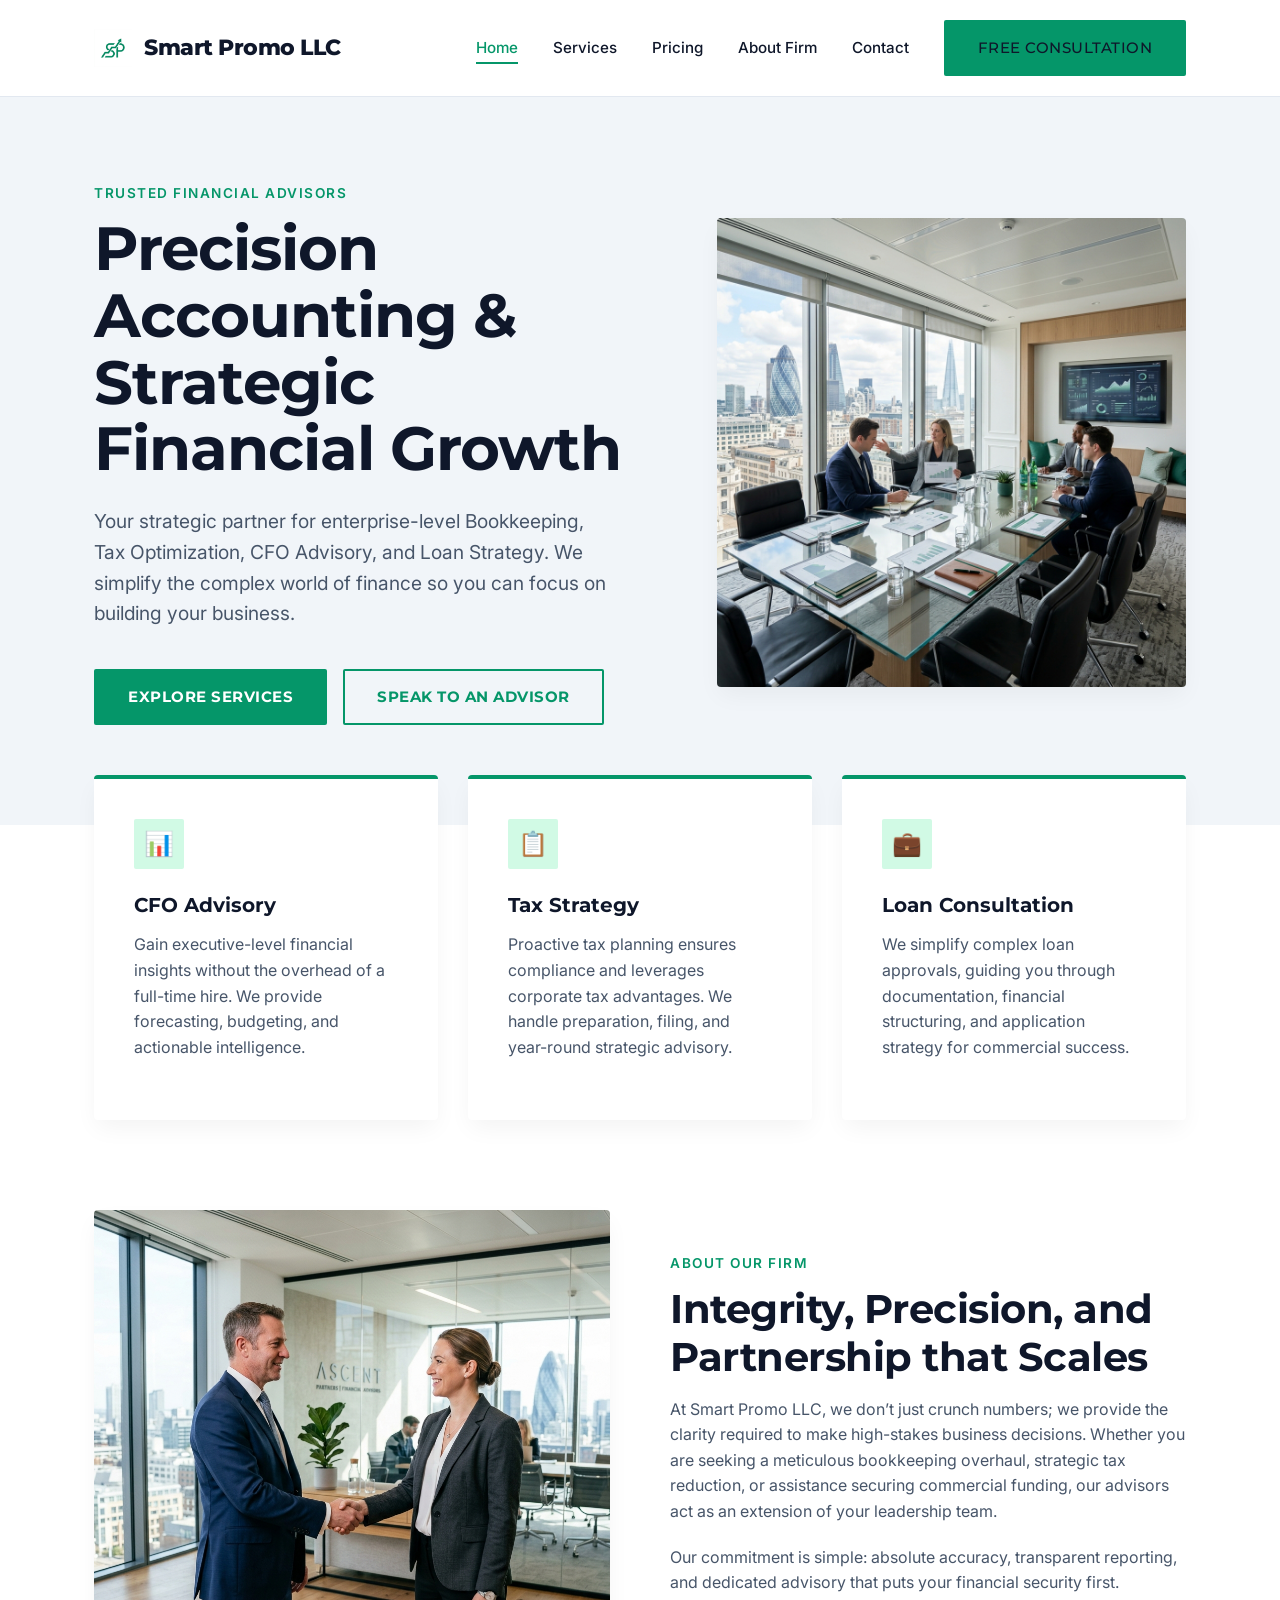
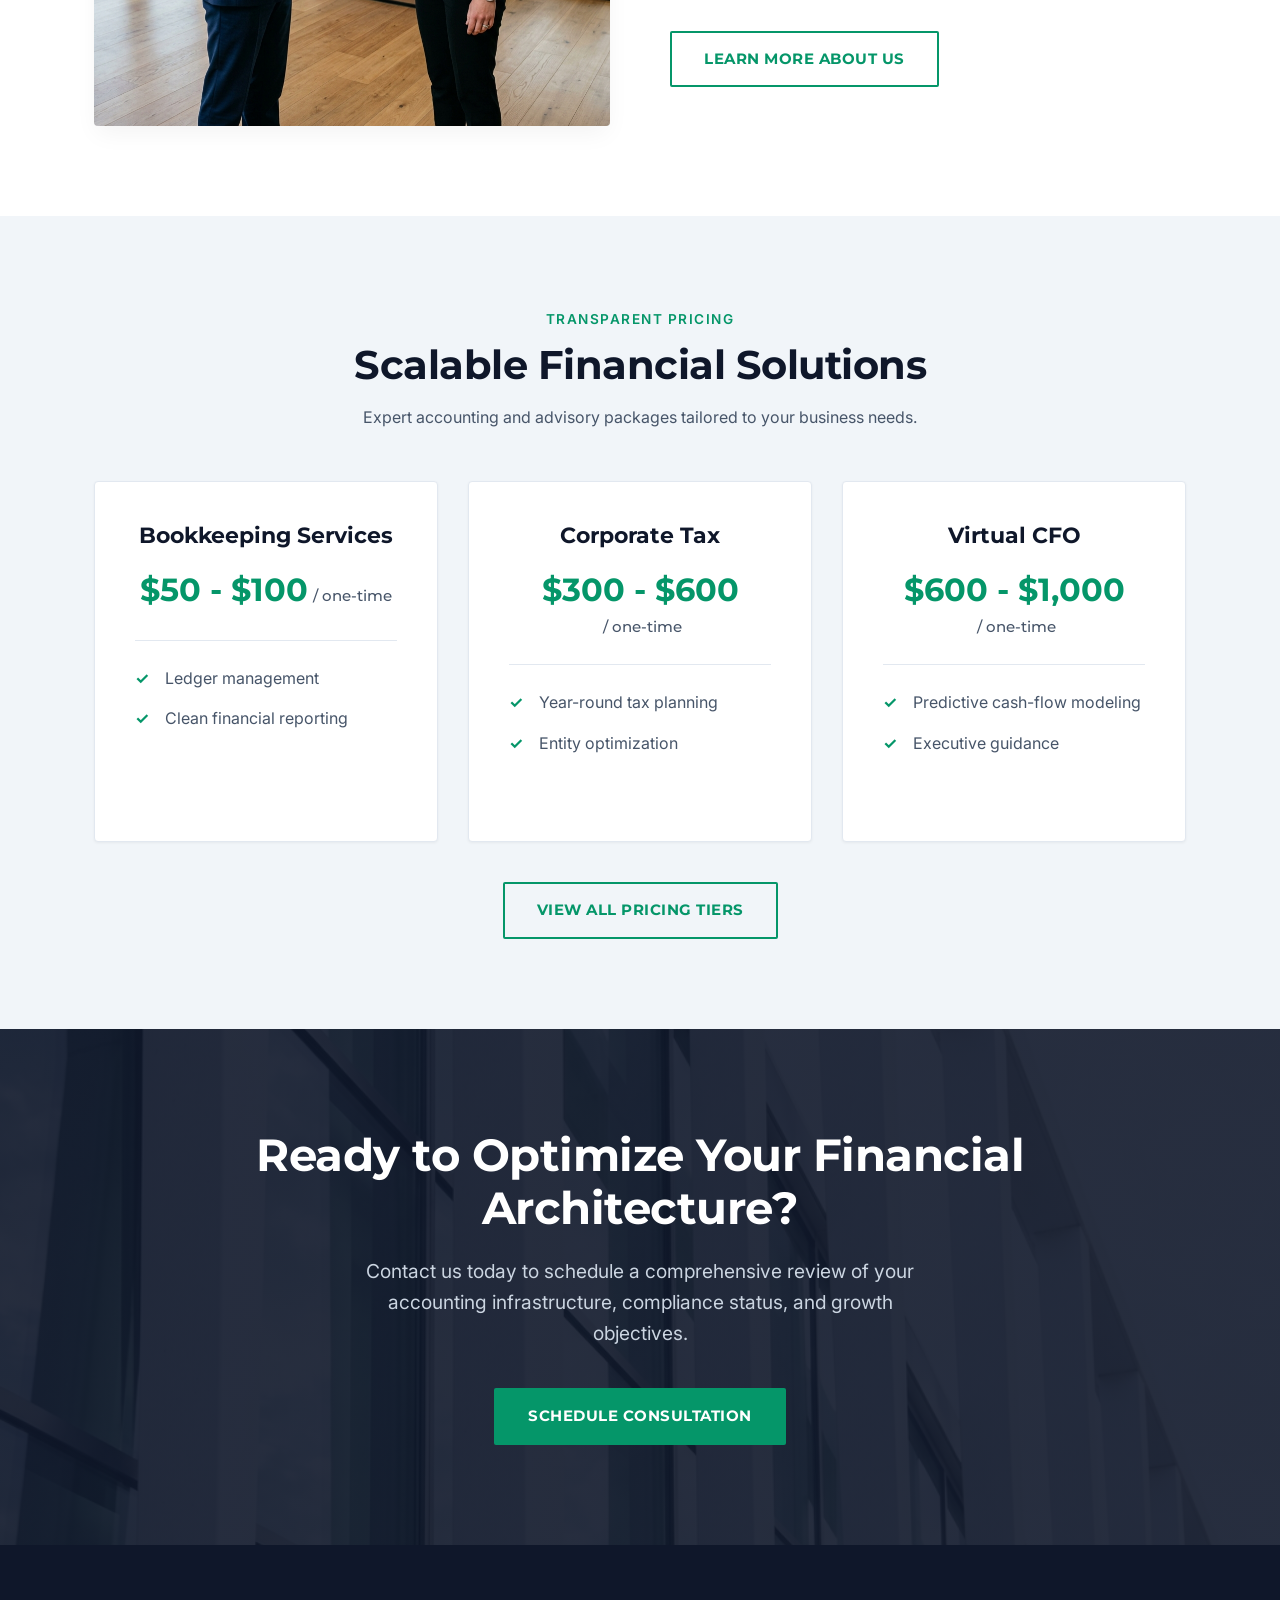
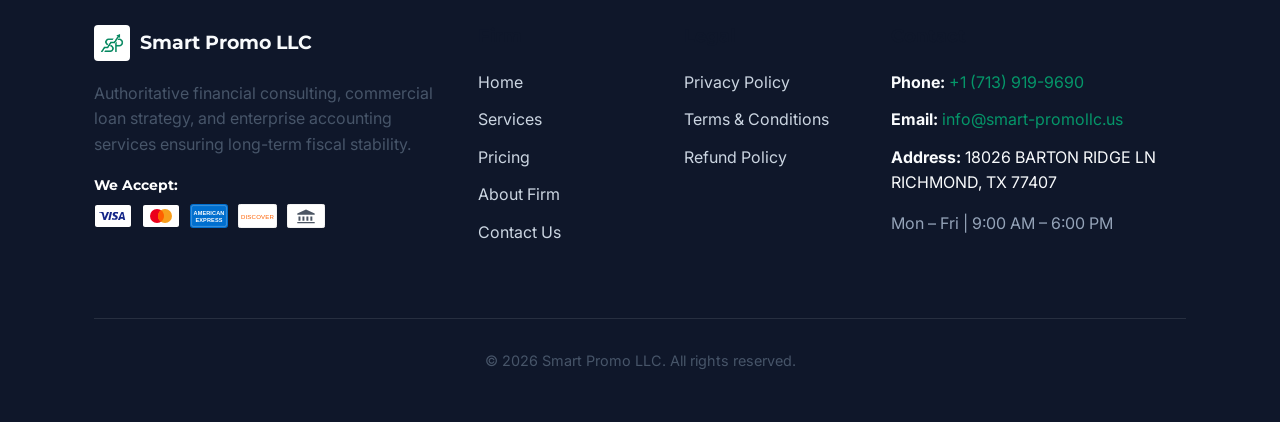
<file: index.html>
<!DOCTYPE html>
<html lang="en">
<head>
  <meta charset="UTF-8">
  <meta name="viewport" content="width=device-width, initial-scale=1.0">
  <title>Smart Promo LLC — Expert Financial Consulting & Tax Services</title>
  <meta name="description" content="Professional Bookkeeping, Virtual CFO, Tax Advisory, and Loan Consultation services by Smart Promo LLC.">
  <link rel="stylesheet" href="style.css">
  <link rel="icon" href="logo.png" type="image/png">
</head>
<body>

  <!-- Header -->
  <header class="header">
    <div class="container nav-container">
      <a href="index.html" class="logo-wrapper">
        <img src="logo.png" alt="Smart Promo LLC Icon" class="logo-icon">
        <span class="logo-text">Smart Promo LLC</span>
      </a>
      
      <button class="mobile-menu-btn">☰</button>
      
      <nav class="nav-links">
        <a href="index.html">Home</a>
        <a href="services.html">Services</a>
        <a href="pricing.html">Pricing</a>
        <a href="about.html">About Firm</a>
        <a href="contact.html">Contact</a>
        <a href="contact.html" class="btn btn-primary">Free Consultation</a>
      </nav>
    </div>
  </header>

  <!-- Hero Section -->
  <section class="hero">
    <div class="container hero-grid">
      <div class="hero-content reveal">
        <span class="section-tag">Trusted Financial Advisors</span>
        <h1>Precision Accounting & Strategic Financial Growth</h1>
        <p>Your strategic partner for enterprise-level Bookkeeping, Tax Optimization, CFO Advisory, and Loan Strategy. We simplify the complex world of finance so you can focus on building your business.</p>
        <div class="hero-buttons">
          <a href="services.html" class="btn btn-primary">Explore Services</a>
          <a href="contact.html" class="btn btn-outline">Speak to an Advisor</a>
        </div>
      </div>
      <div class="hero-image reveal">
        <img src="images/hero.png" alt="Corporate Boardroom Smart Promo LLC">
      </div>
    </div>
  </section>

  <!-- Feature Grid -->
  <section>
    <div class="container">
      <div class="feature-grid">
        <div class="feature-card reveal">
          <div class="feature-icon">📊</div>
          <h3>CFO Advisory</h3>
          <p>Gain executive-level financial insights without the overhead of a full-time hire. We provide forecasting, budgeting, and actionable intelligence.</p>
        </div>
        <div class="feature-card reveal" style="transition-delay: 0.1s;">
          <div class="feature-icon">📋</div>
          <h3>Tax Strategy</h3>
          <p>Proactive tax planning ensures compliance and leverages corporate tax advantages. We handle preparation, filing, and year-round strategic advisory.</p>
        </div>
        <div class="feature-card reveal" style="transition-delay: 0.2s;">
          <div class="feature-icon">💼</div>
          <h3>Loan Consultation</h3>
          <p>We simplify complex loan approvals, guiding you through documentation, financial structuring, and application strategy for commercial success.</p>
        </div>
      </div>
    </div>
  </section>

  <!-- About Preview -->
  <section class="section-padding bg-primary">
    <div class="container split-layout">
      <div class="image-wrapper reveal">
        <img src="images/about.png" alt="Financial professionals shaking hands" style="border-radius: 4px; box-shadow: var(--shadow-lg);">
      </div>
      <div class="content reveal">
        <span class="section-tag">About Our Firm</span>
        <h2>Integrity, Precision, and Partnership that Scales</h2>
        <p>At Smart Promo LLC, we don’t just crunch numbers; we provide the clarity required to make high-stakes business decisions. Whether you are seeking a meticulous bookkeeping overhaul, strategic tax reduction, or assistance securing commercial funding, our advisors act as an extension of your leadership team.</p>
        <p>Our commitment is simple: absolute accuracy, transparent reporting, and dedicated advisory that puts your financial security first.</p>
        
        
        <a href="about.html" class="btn btn-outline" style="margin-top: 15px;">Learn More About Us</a>
      </div>
    </div>
  </section>

  <!-- Condensed Pricing -->
  <section class="section-padding bg-tertiary">
    <div class="container">
      <div class="section-header reveal">
        <span class="section-tag">Transparent Pricing</span>
        <h2>Scalable Financial Solutions</h2>
        <p>Expert accounting and advisory packages tailored to your business needs.</p>
      </div>
      <div class="pricing-grid">
        <div class="pricing-card reveal">
          <div class="pricing-header">
            <h3>Bookkeeping Services</h3>
            <div class="pricing-price">$50 - $100<span> / one-time</span></div>
          </div>
          <ul class="pricing-features">
            <li>Ledger management</li>
            <li>Clean financial reporting</li>
          </ul>
        </div>
        <div class="pricing-card reveal" style="transition-delay: 0.1s;">
          <div class="pricing-header">
            <h3>Corporate Tax</h3>
            <div class="pricing-price">$300 - $600<span> / one-time</span></div>
          </div>
          <ul class="pricing-features">
            <li>Year-round tax planning</li>
            <li>Entity optimization</li>
          </ul>
        </div>
        <div class="pricing-card reveal" style="transition-delay: 0.2s;">
          <div class="pricing-header">
            <h3>Virtual CFO</h3>
            <div class="pricing-price">$600 - $1,000<span> / one-time</span></div>
          </div>
          <ul class="pricing-features">
            <li>Predictive cash-flow modeling</li>
            <li>Executive guidance</li>
          </ul>
        </div>
      </div>
      <div style="text-align: center; margin-top: 40px;" class="reveal">
        <a href="pricing.html" class="btn btn-outline">View All Pricing Tiers</a>
      </div>
    </div>
  </section>

  <!-- CTA -->
  <section class="cta-block">
    <div class="container reveal">
      <h2 style="color: white;">Ready to Optimize Your Financial Architecture?</h2>
      <p style="color: #cbd5e1;">Contact us today to schedule a comprehensive review of your accounting infrastructure, compliance status, and growth objectives.</p>
      <a href="contact.html" class="btn btn-primary">Schedule Consultation</a>
    </div>
  </section>

  <!-- Footer -->
  <footer class="footer">
    <div class="container">
      <div class="footer-grid">
        <div class="footer-col">
          <div class="footer-logo">
            <img src="logo.png" alt="Smart Promo LLC Logo">
            <span>Smart Promo LLC</span>
          </div>
          <p>Authoritative financial consulting, commercial loan strategy, and enterprise accounting services ensuring long-term fiscal stability.</p>
          <div class="payment-methods" style="margin-top: 20px;">
            <h4 style="margin-bottom: 10px; font-size: 14px; color: white;">We Accept:</h4>
            <div class="payment-icons" style="display: flex; gap: 10px; flex-wrap: wrap;">
              <img src="images/visa.svg" alt="Visa" class="payment-icon" title="Visa" style="height: 24px;" />
              <img src="images/mastercard.svg" alt="Mastercard" class="payment-icon" title="Mastercard" style="height: 24px;" />
              <img src="images/amex.svg" alt="American Express" class="payment-icon" title="American Express" style="height: 24px;" />
              <img src="images/discover.svg" alt="Discover" class="payment-icon" title="Discover" style="height: 24px;" />
              <img src="images/bank-transfer.svg" alt="Bank Transfer" class="payment-icon" title="Bank Transfer" style="height: 24px;" />
            </div>
          </div>
        </div>
        
        <div class="footer-col">
          <h4>Firm</h4>
          <ul class="footer-links">
            <li><a href="index.html">Home</a></li>
            <li><a href="services.html">Services</a></li>
            <li><a href="pricing.html">Pricing</a></li>
            <li><a href="about.html">About Firm</a></li>
            <li><a href="contact.html">Contact Us</a></li>
          </ul>
        </div>
        
        <div class="footer-col">
          <h4>Legal</h4>
          <ul class="footer-links">
            <li><a href="privacy-policy.html">Privacy Policy</a></li>
            <li><a href="terms-and-conditions.html">Terms & Conditions</a></li>
            <li><a href="refund-policy.html">Refund Policy</a></li>
          </ul>
        </div>
        
        <div class="footer-col">
          <h4>Contact</h4>
          <ul class="footer-links">
            <li><strong>Phone:</strong> <a href="tel:+17139199690" style="color:#059669;">+1 (713) 919-9690</a></li>
            <li><strong>Email:</strong> <a href="mailto:info@smart-promollc.us" style="color:#059669;">info@smart-promollc.us</a></li>
            <li><strong>Address:</strong> 18026 BARTON RIDGE LN RICHMOND, TX 77407</li>
            <li style="margin-top: 15px; color:#94a3b8;">Mon – Fri | 9:00 AM – 6:00 PM</li>
          </ul>
        </div>
      </div>
      
      <div class="footer-bottom">
        <p>&copy; 2026 Smart Promo LLC. All rights reserved.</p>
      </div>
    </div>
  </footer>

  <script src="main.js"></script>
</body>
</html>
</file>
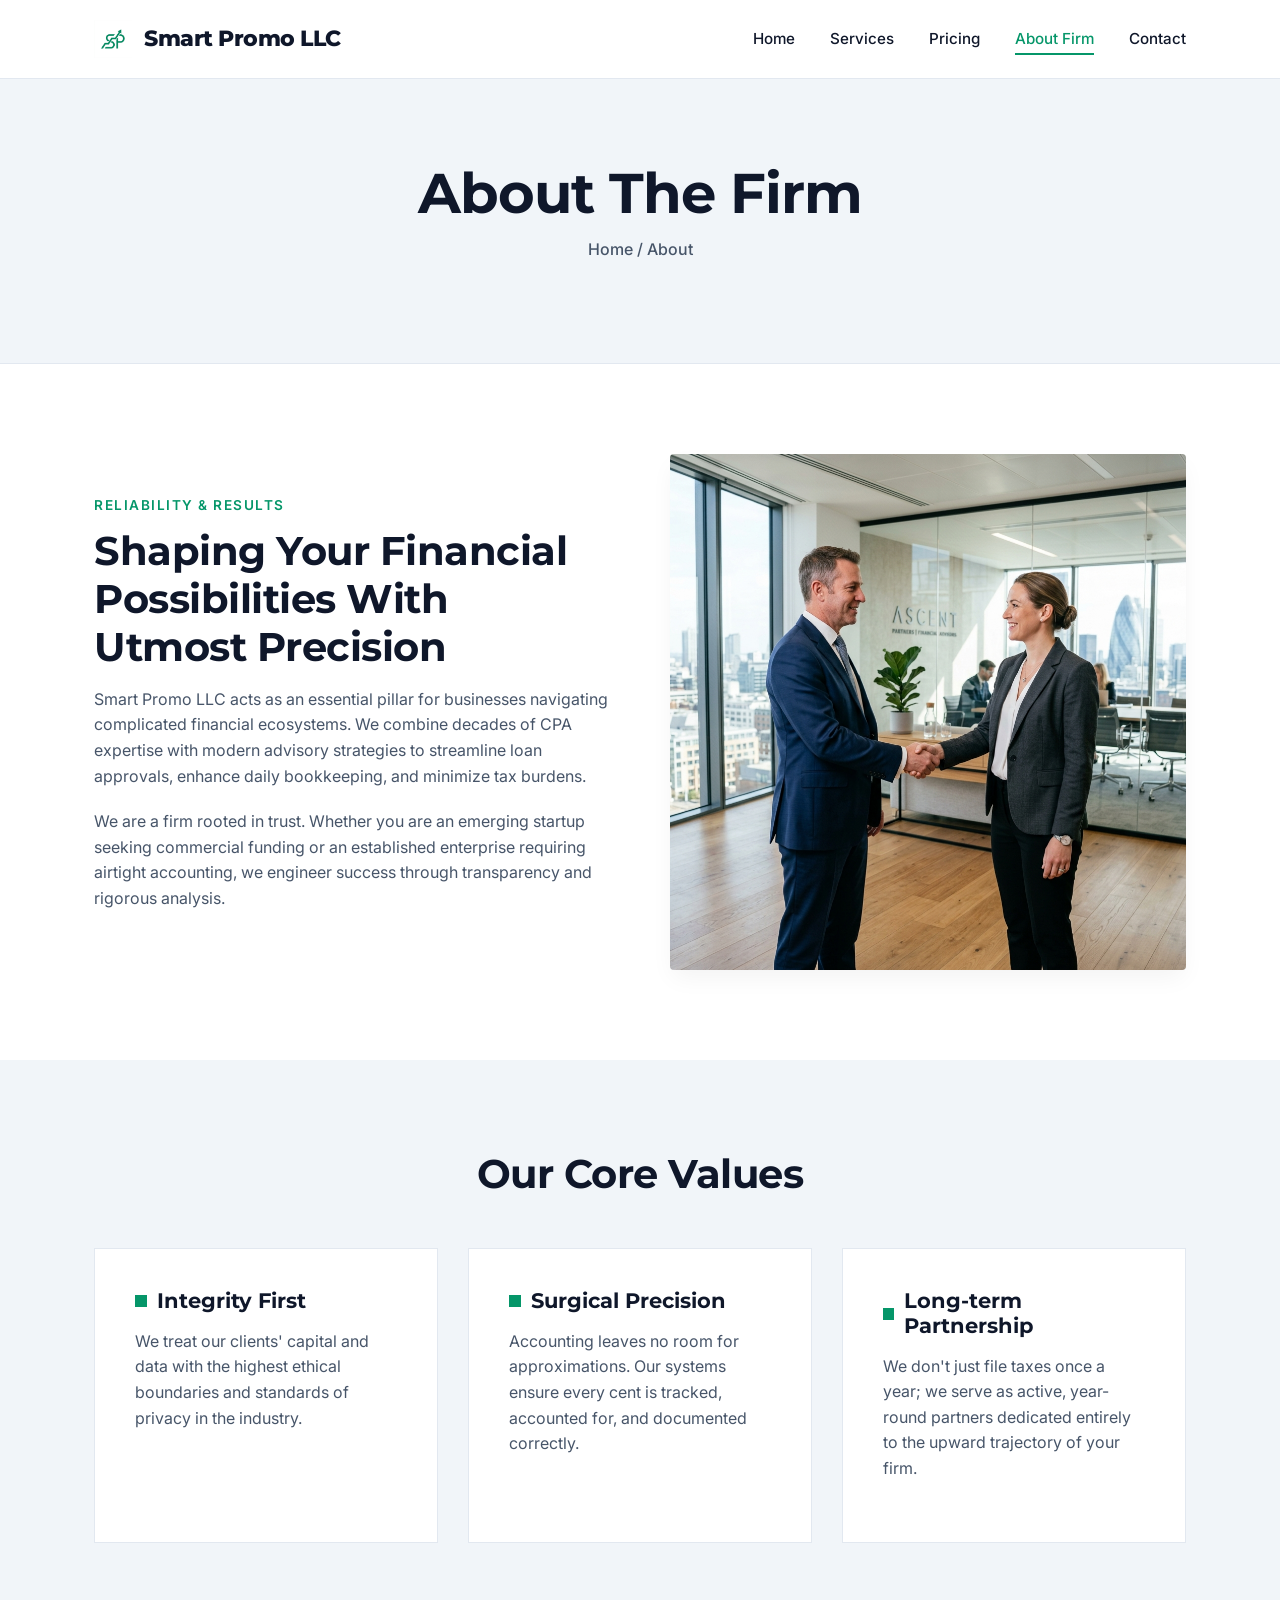
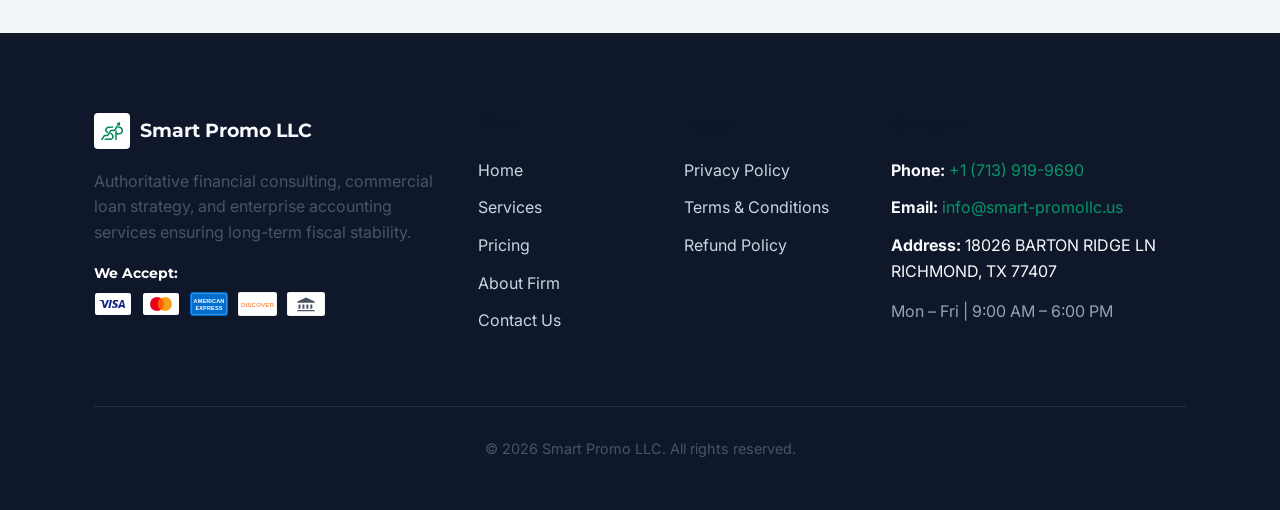
<file: about.html>
<!DOCTYPE html>
<html lang="en">
<head>
  <meta charset="UTF-8">
  <meta name="viewport" content="width=device-width, initial-scale=1.0">
  <title>About Firm — Smart Promo LLC</title>
  <meta name="description" content="Learn about the dedicated accountants and consultants at Smart Promo LLC.">
  <link rel="stylesheet" href="style.css">
  <link rel="icon" href="logo.png" type="image/png">
</head>
<body>

  <!-- Header -->
  <header class="header">
    <div class="container nav-container">
      <a href="index.html" class="logo-wrapper">
        <img src="logo.png" alt="Smart Promo LLC Icon" class="logo-icon">
        <span class="logo-text">Smart Promo LLC</span>
      </a>
      
      <button class="mobile-menu-btn">☰</button>
      
      <nav class="nav-links">
        <a href="index.html">Home</a>
        <a href="services.html">Services</a>
        <a href="pricing.html">Pricing</a>
        <a href="about.html">About Firm</a>
        <a href="contact.html">Contact</a>
      </nav>
    </div>
  </header>

  <!-- Page Header -->
  <div class="page-header">
    <div class="container">
      <h1>About The Firm</h1>
      <p class="breadcrumbs"><a href="index.html">Home</a> / About</p>
    </div>
  </div>

  <!-- About Content -->
  <section class="section-padding bg-primary">
    <div class="container split-layout">
      <div class="content reveal">
        <span class="section-tag">Reliability & Results</span>
        <h2>Shaping Your Financial Possibilities With Utmost Precision</h2>
        <p>Smart Promo LLC acts as an essential pillar for businesses navigating complicated financial ecosystems. We combine decades of CPA expertise with modern advisory strategies to streamline loan approvals, enhance daily bookkeeping, and minimize tax burdens.</p>
        <p>We are a firm rooted in trust. Whether you are an emerging startup seeking commercial funding or an established enterprise requiring airtight accounting, we engineer success through transparency and rigorous analysis.</p>
      </div>
      
      <div class="image-wrapper reveal">
        <img src="images/about.png" alt="Financial professionals shaking hands" style="border-radius: 4px; box-shadow: var(--shadow-lg);">
      </div>
    </div>
  </section>

  <!-- Values Section -->
  <section class="section-padding bg-tertiary">
    <div class="container">
      <div class="section-header reveal">
        <h2>Our Core Values</h2>
      </div>
      <div class="services-grid">
        <div class="service-card reveal">
          <h3>Integrity First</h3>
          <p>We treat our clients' capital and data with the highest ethical boundaries and standards of privacy in the industry.</p>
        </div>
        <div class="service-card reveal">
          <h3>Surgical Precision</h3>
          <p>Accounting leaves no room for approximations. Our systems ensure every cent is tracked, accounted for, and documented correctly.</p>
        </div>
        <div class="service-card reveal">
          <h3>Long-term Partnership</h3>
          <p>We don't just file taxes once a year; we serve as active, year-round partners dedicated entirely to the upward trajectory of your firm.</p>
        </div>
      </div>
    </div>
  </section>

  <!-- Footer -->
  <footer class="footer">
    <div class="container">
      <div class="footer-grid">
        <div class="footer-col">
          <div class="footer-logo">
            <img src="logo.png" alt="Smart Promo LLC Logo">
            <span>Smart Promo LLC</span>
          </div>
          <p>Authoritative financial consulting, commercial loan strategy, and enterprise accounting services ensuring long-term fiscal stability.</p>
          <div class="payment-methods" style="margin-top: 20px;">
            <h4 style="margin-bottom: 10px; font-size: 14px; color: white;">We Accept:</h4>
            <div class="payment-icons" style="display: flex; gap: 10px; flex-wrap: wrap;">
              <img src="images/visa.svg" alt="Visa" class="payment-icon" title="Visa" style="height: 24px;" />
              <img src="images/mastercard.svg" alt="Mastercard" class="payment-icon" title="Mastercard" style="height: 24px;" />
              <img src="images/amex.svg" alt="American Express" class="payment-icon" title="American Express" style="height: 24px;" />
              <img src="images/discover.svg" alt="Discover" class="payment-icon" title="Discover" style="height: 24px;" />
              <img src="images/bank-transfer.svg" alt="Bank Transfer" class="payment-icon" title="Bank Transfer" style="height: 24px;" />
            </div>
          </div>
        </div>
        
        <div class="footer-col">
          <h4>Firm</h4>
          <ul class="footer-links">
            <li><a href="index.html">Home</a></li>
            <li><a href="services.html">Services</a></li>
            <li><a href="pricing.html">Pricing</a></li>
            <li><a href="about.html">About Firm</a></li>
            <li><a href="contact.html">Contact Us</a></li>
          </ul>
        </div>
        
        <div class="footer-col">
          <h4>Legal</h4>
          <ul class="footer-links">
            <li><a href="privacy-policy.html">Privacy Policy</a></li>
            <li><a href="terms-and-conditions.html">Terms & Conditions</a></li>
            <li><a href="refund-policy.html">Refund Policy</a></li>
          </ul>
        </div>
        
        <div class="footer-col">
          <h4>Contact</h4>
          <ul class="footer-links">
            <li><strong>Phone:</strong> <a href="tel:+17139199690" style="color:#059669;">+1 (713) 919-9690</a></li>
            <li><strong>Email:</strong> <a href="mailto:info@smart-promollc.us" style="color:#059669;">info@smart-promollc.us</a></li>
            <li><strong>Address:</strong> 18026 BARTON RIDGE LN RICHMOND, TX 77407</li>
            <li style="margin-top: 15px; color:#94a3b8;">Mon – Fri | 9:00 AM – 6:00 PM</li>
          </ul>
        </div>
      </div>
      
      <div class="footer-bottom">
        <p>&copy; 2026 Smart Promo LLC. All rights reserved.</p>
      </div>
    </div>
  </footer>

  <script src="main.js"></script>
</body>
</html>
</file>
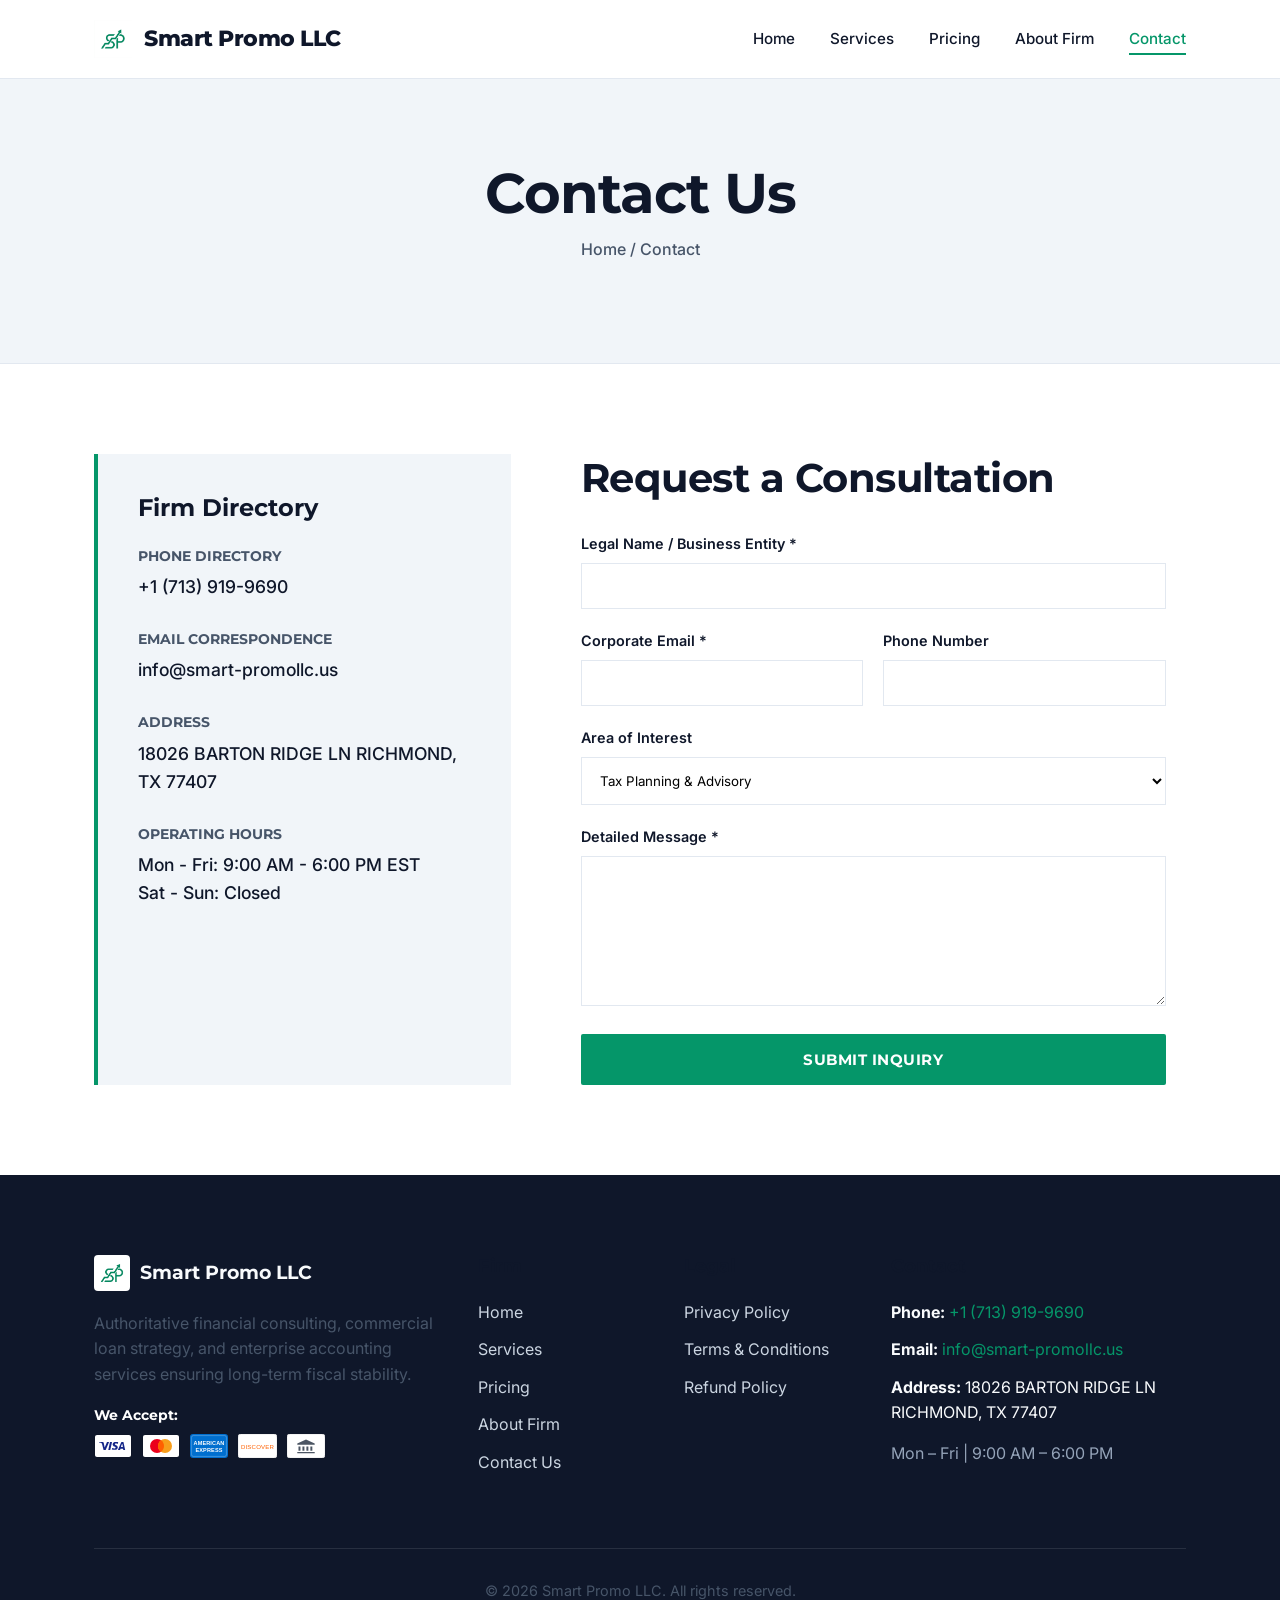
<file: contact.html>
<!DOCTYPE html>
<html lang="en">
<head>
  <meta charset="UTF-8">
  <meta name="viewport" content="width=device-width, initial-scale=1.0">
  <title>Contact Us — Smart Promo LLC</title>
  <meta name="description" content="Contact the financial advisors at Smart Promo LLC for your accounting and consulting needs.">
  <link rel="stylesheet" href="style.css">
  <link rel="icon" href="logo.png" type="image/png">
</head>
<body>

  <!-- Header -->
  <header class="header">
    <div class="container nav-container">
      <a href="index.html" class="logo-wrapper">
        <img src="logo.png" alt="Smart Promo LLC Icon" class="logo-icon">
        <span class="logo-text">Smart Promo LLC</span>
      </a>
      
      <button class="mobile-menu-btn">☰</button>
      
      <nav class="nav-links">
        <a href="index.html">Home</a>
        <a href="services.html">Services</a>
        <a href="pricing.html">Pricing</a>
        <a href="about.html">About Firm</a>
        <a href="contact.html">Contact</a>
      </nav>
    </div>
  </header>

  <!-- Page Header -->
  <div class="page-header">
    <div class="container">
      <h1>Contact Us</h1>
      <p class="breadcrumbs"><a href="index.html">Home</a> / Contact</p>
    </div>
  </div>

  <!-- Contact Form Section -->
  <section class="section-padding bg-primary">
    <div class="container contact-wrapper">
      
      <!-- Contact Info -->
      <div class="contact-info-list reveal">
        <h3 style="margin-bottom: 25px;">Firm Directory</h3>
        
        <div class="info-item">
          <h4>Phone Directory</h4>
          <p><a href="tel:+17139199690" class="text-dark">+1 (713) 919-9690</a></p>
        </div>
        
        <div class="info-item">
          <h4>Email Correspondence</h4>
          <p><a href="mailto:info@smart-promollc.us" class="text-dark">info@smart-promollc.us</a></p>
        </div>
        
        <div class="info-item">
          <h4>Address</h4>
          <p>18026 BARTON RIDGE LN RICHMOND, TX 77407</p>
        </div>
        
        <div class="info-item">
          <h4>Operating Hours</h4>
          <p>Mon - Fri: 9:00 AM - 6:00 PM EST<br>Sat - Sun: Closed</p>
        </div>
      </div>

      <!-- Form -->
      <div class="contact-form reveal" style="padding: 0 20px;">
        <h2 style="margin-bottom: 30px;">Request a Consultation</h2>
        <form id="contactForm">
          <div class="form-group">
            <label class="form-label" for="name">Legal Name / Business Entity *</label>
            <input type="text" id="name" class="form-control" required>
          </div>
          
          <div style="display: grid; grid-template-columns: 1fr 1fr; gap: 20px;">
            <div class="form-group">
              <label class="form-label" for="email">Corporate Email *</label>
              <input type="email" id="email" class="form-control" required>
            </div>
            <div class="form-group">
              <label class="form-label" for="phone">Phone Number</label>
              <input type="tel" id="phone" class="form-control">
            </div>
          </div>
          
          <div class="form-group">
            <label class="form-label" for="service">Area of Interest</label>
            <select id="service" class="form-control">
              <option value="tax">Tax Planning & Advisory</option>
              <option value="accounting">Bookkeeping / Accounting</option>
              <option value="cfo">Virtual CFO Services</option>
              <option value="loans">Loan Consultation</option>
              <option value="other">General Inquiry</option>
            </select>
          </div>
          
          <div class="form-group">
            <label class="form-label" for="message">Detailed Message *</label>
            <textarea id="message" class="form-control" required></textarea>
          </div>
          
          <button type="submit" class="btn btn-primary" style="width: 100%;">Submit Inquiry</button>
        </form>
      </div>

    </div>
  </section>

  <!-- Footer -->
  <footer class="footer">
    <div class="container">
      <div class="footer-grid">
        <div class="footer-col">
          <div class="footer-logo">
            <img src="logo.png" alt="Smart Promo LLC Logo">
            <span>Smart Promo LLC</span>
          </div>
          <p>Authoritative financial consulting, commercial loan strategy, and enterprise accounting services ensuring long-term fiscal stability.</p>
          <div class="payment-methods" style="margin-top: 20px;">
            <h4 style="margin-bottom: 10px; font-size: 14px; color: white;">We Accept:</h4>
            <div class="payment-icons" style="display: flex; gap: 10px; flex-wrap: wrap;">
              <img src="images/visa.svg" alt="Visa" class="payment-icon" title="Visa" style="height: 24px;" />
              <img src="images/mastercard.svg" alt="Mastercard" class="payment-icon" title="Mastercard" style="height: 24px;" />
              <img src="images/amex.svg" alt="American Express" class="payment-icon" title="American Express" style="height: 24px;" />
              <img src="images/discover.svg" alt="Discover" class="payment-icon" title="Discover" style="height: 24px;" />
              <img src="images/bank-transfer.svg" alt="Bank Transfer" class="payment-icon" title="Bank Transfer" style="height: 24px;" />
            </div>
          </div>
        </div>
        
        <div class="footer-col">
          <h4>Firm</h4>
          <ul class="footer-links">
            <li><a href="index.html">Home</a></li>
            <li><a href="services.html">Services</a></li>
            <li><a href="pricing.html">Pricing</a></li>
            <li><a href="about.html">About Firm</a></li>
            <li><a href="contact.html">Contact Us</a></li>
          </ul>
        </div>
        
        <div class="footer-col">
          <h4>Legal</h4>
          <ul class="footer-links">
            <li><a href="privacy-policy.html">Privacy Policy</a></li>
            <li><a href="terms-and-conditions.html">Terms & Conditions</a></li>
            <li><a href="refund-policy.html">Refund Policy</a></li>
          </ul>
        </div>
        
        <div class="footer-col">
          <h4>Contact</h4>
          <ul class="footer-links">
            <li><strong>Phone:</strong> <a href="tel:+17139199690" style="color:#059669;">+1 (713) 919-9690</a></li>
            <li><strong>Email:</strong> <a href="mailto:info@smart-promollc.us" style="color:#059669;">info@smart-promollc.us</a></li>
            <li><strong>Address:</strong> 18026 BARTON RIDGE LN RICHMOND, TX 77407</li>
            <li style="margin-top: 15px; color:#94a3b8;">Mon – Fri | 9:00 AM – 6:00 PM</li>
          </ul>
        </div>
      </div>
      
      <div class="footer-bottom">
        <p>&copy; 2026 Smart Promo LLC. All rights reserved.</p>
      </div>
    </div>
  </footer>

  <script src="main.js"></script>
</body>
</html>
</file>
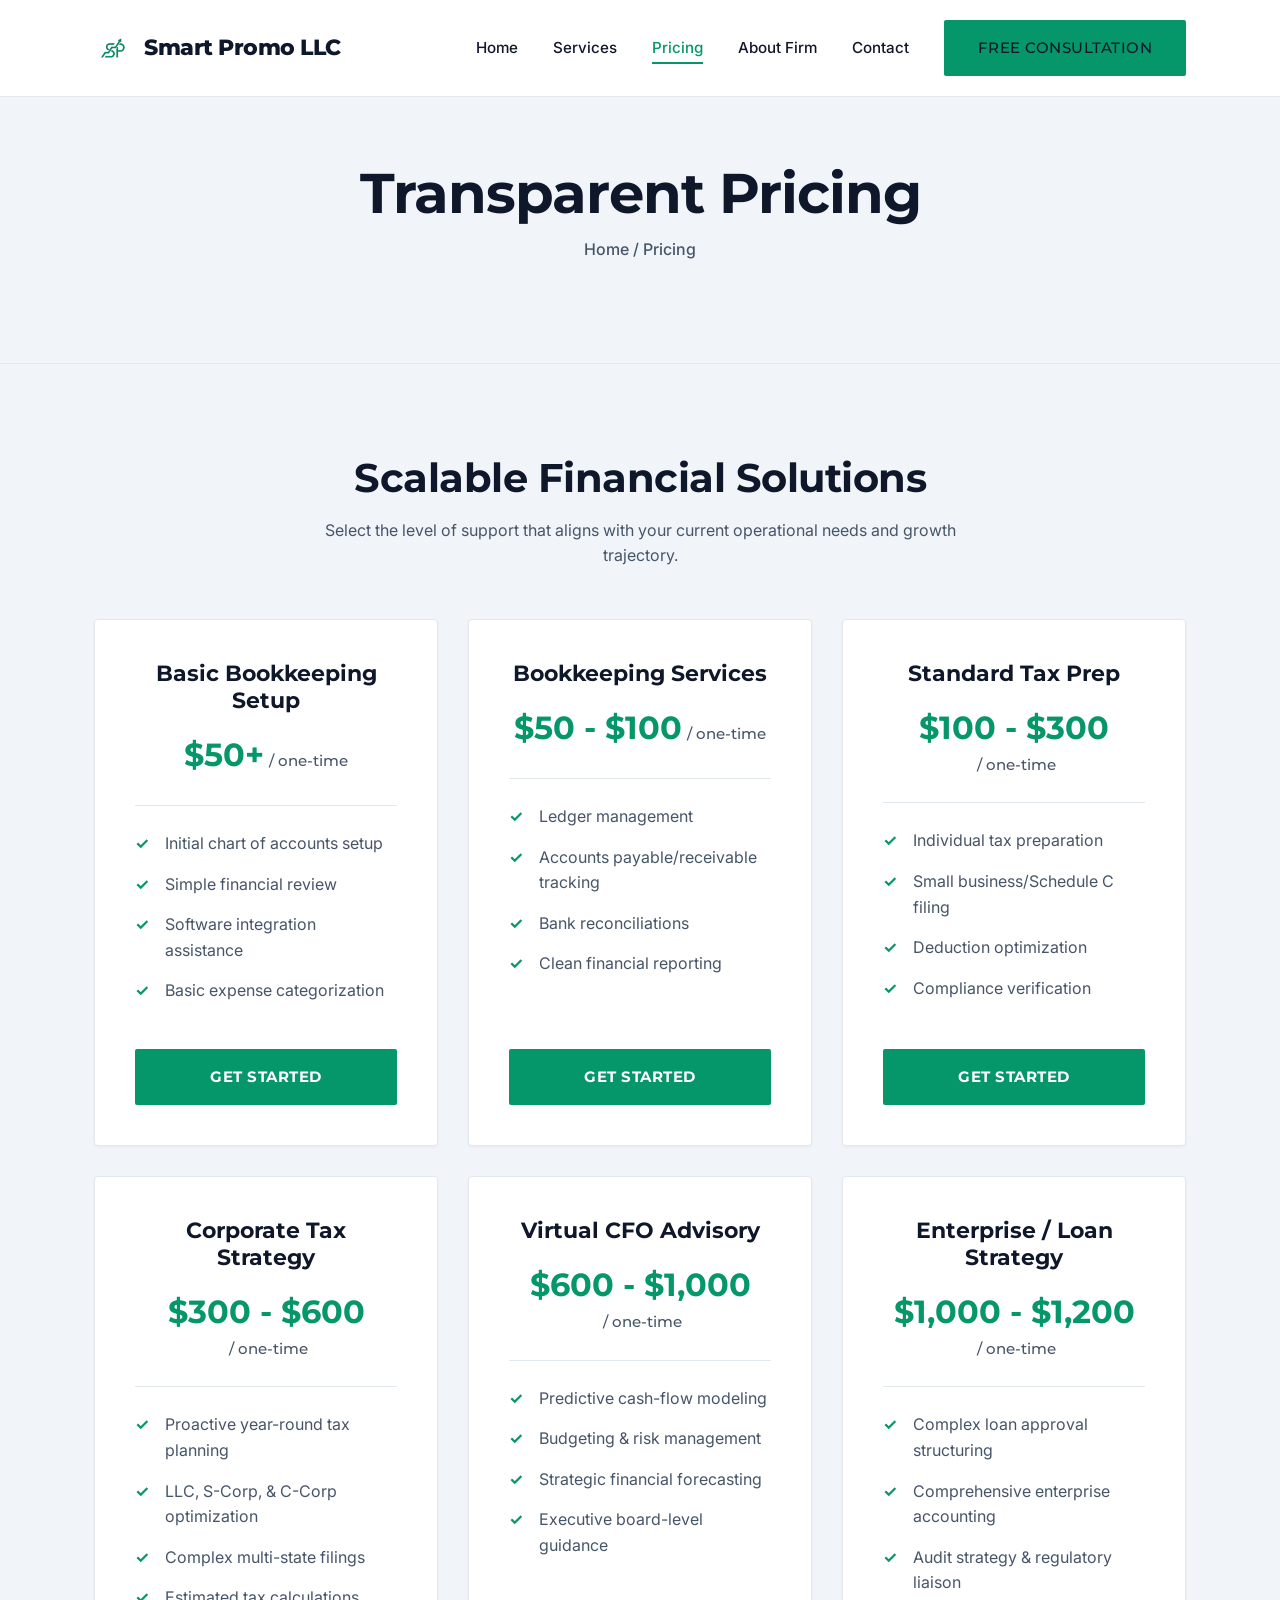
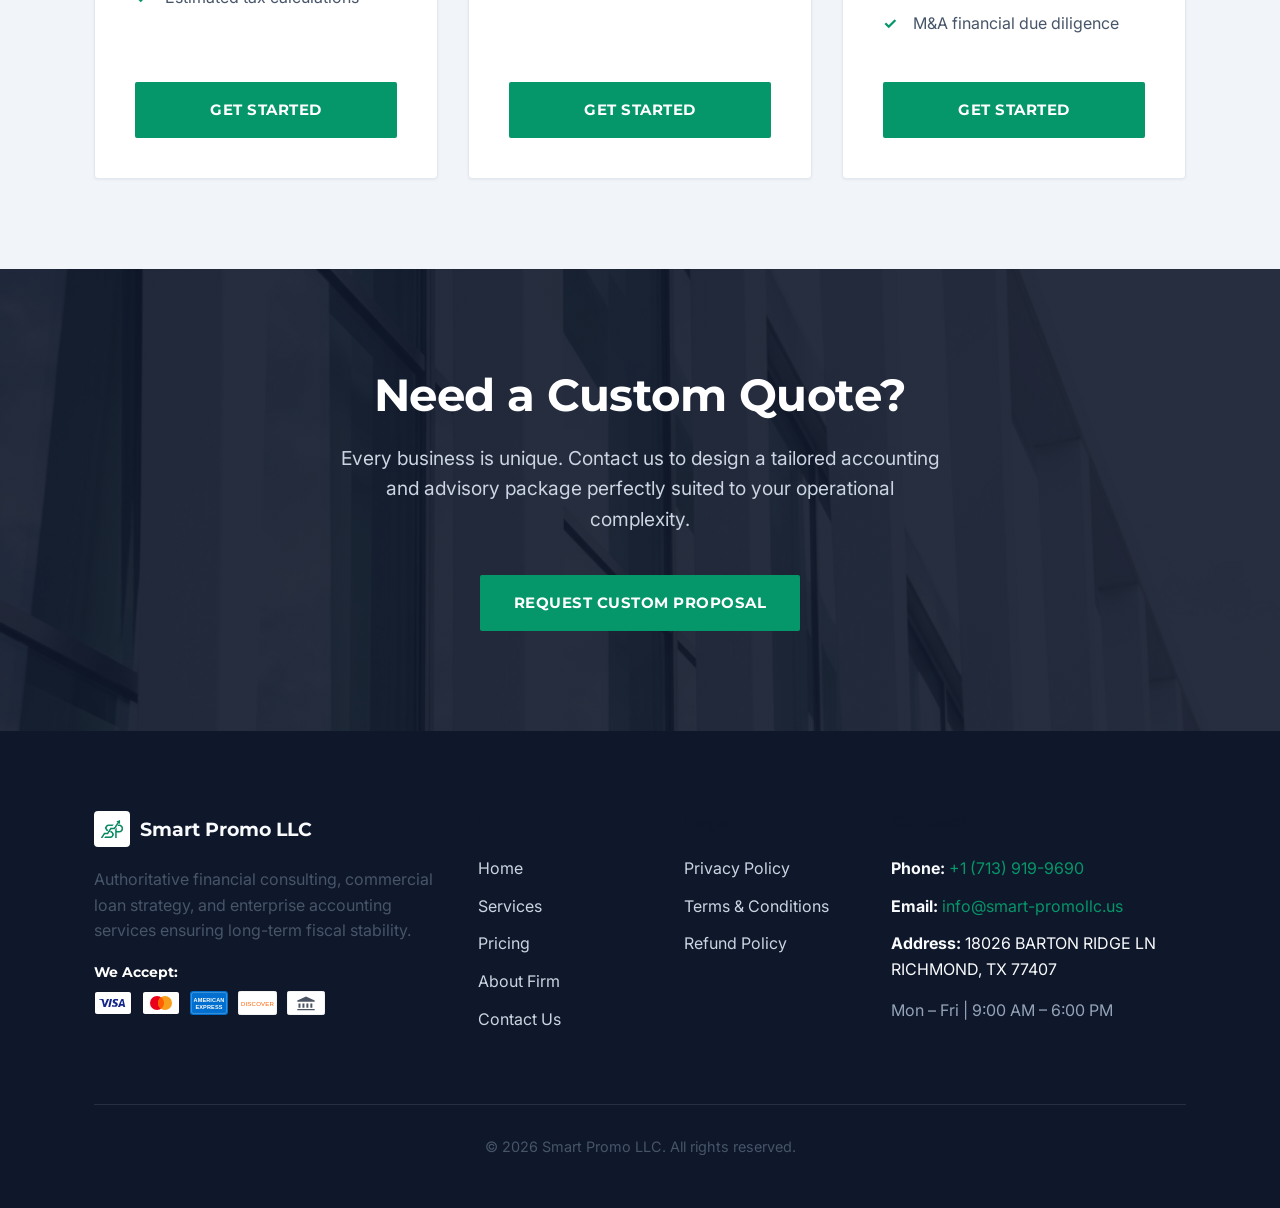
<file: pricing.html>
<!DOCTYPE html>
<html lang="en">
<head>
  <meta charset="UTF-8">
  <meta name="viewport" content="width=device-width, initial-scale=1.0">
  <title>Pricing & Packages — Smart Promo LLC</title>
  <meta name="description" content="Transparent pricing for our expert financial consulting, bookkeeping, tax preparation, and CFO advisory services.">
  <link rel="stylesheet" href="style.css">
  <link rel="icon" href="logo.png" type="image/png">
</head>
<body>

  <!-- Header -->
  <header class="header">
    <div class="container nav-container">
      <a href="index.html" class="logo-wrapper">
        <img src="logo.png" alt="Smart Promo LLC Icon" class="logo-icon">
        <span class="logo-text">Smart Promo LLC</span>
      </a>
      
      <button class="mobile-menu-btn">☰</button>
      
      <nav class="nav-links">
        <a href="index.html">Home</a>
        <a href="services.html">Services</a>
        <a href="pricing.html" class="active">Pricing</a>
        <a href="about.html">About Firm</a>
        <a href="contact.html">Contact</a>
        <a href="contact.html" class="btn btn-primary">Free Consultation</a>
      </nav>
    </div>
  </header>

  <!-- Page Header -->
  <div class="page-header">
    <div class="container">
      <h1>Transparent Pricing</h1>
      <p class="breadcrumbs"><a href="index.html">Home</a> / Pricing</p>
    </div>
  </div>

  <!-- Pricing Section -->
  <section class="section-padding bg-tertiary">
    <div class="container">
      <div class="section-header reveal">
        <h2>Scalable Financial Solutions</h2>
        <p>Select the level of support that aligns with your current operational needs and growth trajectory.</p>
      </div>
      
      <div class="pricing-grid">
        
        <!-- Tier 1 -->
        <div class="pricing-card reveal">
          <div class="pricing-header">
            <h3>Basic Bookkeeping Setup</h3>
            <div class="pricing-price">$50+<span> / one-time</span></div>
          </div>
          <ul class="pricing-features">
            <li>Initial chart of accounts setup</li>
            <li>Simple financial review</li>
            <li>Software integration assistance</li>
            <li>Basic expense categorization</li>
          </ul>
          <a href="contact.html" class="btn btn-primary">Get Started</a>
        </div>

        <!-- Tier 2 -->
        <div class="pricing-card reveal" style="transition-delay: 0.1s;">
          <div class="pricing-header">
            <h3>Bookkeeping Services</h3>
            <div class="pricing-price">$50 - $100<span> / one-time</span></div>
          </div>
          <ul class="pricing-features">
            <li>Ledger management</li>
            <li>Accounts payable/receivable tracking</li>
            <li>Bank reconciliations</li>
            <li>Clean financial reporting</li>
          </ul>
          <a href="contact.html" class="btn btn-primary">Get Started</a>
        </div>

        <!-- Tier 3 -->
        <div class="pricing-card reveal" style="transition-delay: 0.2s;">
          <div class="pricing-header">
            <h3>Standard Tax Prep</h3>
            <div class="pricing-price">$100 - $300<span> / one-time</span></div>
          </div>
          <ul class="pricing-features">
            <li>Individual tax preparation</li>
            <li>Small business/Schedule C filing</li>
            <li>Deduction optimization</li>
            <li>Compliance verification</li>
          </ul>
          <a href="contact.html" class="btn btn-primary">Get Started</a>
        </div>

        <!-- Tier 4 -->
        <div class="pricing-card reveal">
          <div class="pricing-header">
            <h3>Corporate Tax Strategy</h3>
            <div class="pricing-price">$300 - $600<span> / one-time</span></div>
          </div>
          <ul class="pricing-features">
            <li>Proactive year-round tax planning</li>
            <li>LLC, S-Corp, & C-Corp optimization</li>
            <li>Complex multi-state filings</li>
            <li>Estimated tax calculations</li>
          </ul>
          <a href="contact.html" class="btn btn-primary">Get Started</a>
        </div>

        <!-- Tier 5 -->
        <div class="pricing-card reveal" style="transition-delay: 0.1s;">
          <div class="pricing-header">
            <h3>Virtual CFO Advisory</h3>
            <div class="pricing-price">$600 - $1,000<span> / one-time</span></div>
          </div>
          <ul class="pricing-features">
            <li>Predictive cash-flow modeling</li>
            <li>Budgeting & risk management</li>
            <li>Strategic financial forecasting</li>
            <li>Executive board-level guidance</li>
          </ul>
          <a href="contact.html" class="btn btn-primary">Get Started</a>
        </div>

        <!-- Tier 6 -->
        <div class="pricing-card reveal" style="transition-delay: 0.2s;">
          <div class="pricing-header">
            <h3>Enterprise / Loan Strategy</h3>
            <div class="pricing-price">$1,000 - $1,200<span> / one-time</span></div>
          </div>
          <ul class="pricing-features">
            <li>Complex loan approval structuring</li>
            <li>Comprehensive enterprise accounting</li>
            <li>Audit strategy & regulatory liaison</li>
            <li>M&A financial due diligence</li>
          </ul>
          <a href="contact.html" class="btn btn-primary">Get Started</a>
        </div>

      </div>
    </div>
  </section>

  <!-- CTA -->
  <section class="cta-block">
    <div class="container reveal">
      <h2 style="color: white;">Need a Custom Quote?</h2>
      <p style="color: #cbd5e1;">Every business is unique. Contact us to design a tailored accounting and advisory package perfectly suited to your operational complexity.</p>
      <a href="contact.html" class="btn btn-primary">Request Custom Proposal</a>
    </div>
  </section>

  <!-- Footer -->
  <footer class="footer">
    <div class="container">
      <div class="footer-grid">
        <div class="footer-col">
          <div class="footer-logo">
            <img src="logo.png" alt="Smart Promo LLC Logo">
            <span>Smart Promo LLC</span>
          </div>
          <p>Authoritative financial consulting, commercial loan strategy, and enterprise accounting services ensuring long-term fiscal stability.</p>
          <div class="payment-methods" style="margin-top: 20px;">
            <h4 style="margin-bottom: 10px; font-size: 14px; color: white;">We Accept:</h4>
            <div class="payment-icons" style="display: flex; gap: 10px; flex-wrap: wrap;">
              <img src="images/visa.svg" alt="Visa" class="payment-icon" title="Visa" style="height: 24px;" />
              <img src="images/mastercard.svg" alt="Mastercard" class="payment-icon" title="Mastercard" style="height: 24px;" />
              <img src="images/amex.svg" alt="American Express" class="payment-icon" title="American Express" style="height: 24px;" />
              <img src="images/discover.svg" alt="Discover" class="payment-icon" title="Discover" style="height: 24px;" />
              <img src="images/bank-transfer.svg" alt="Bank Transfer" class="payment-icon" title="Bank Transfer" style="height: 24px;" />
            </div>
          </div>
        </div>
        
        <div class="footer-col">
          <h4>Firm</h4>
          <ul class="footer-links">
            <li><a href="index.html">Home</a></li>
            <li><a href="services.html">Services</a></li>
            <li><a href="pricing.html">Pricing</a></li>
            <li><a href="about.html">About Firm</a></li>
            <li><a href="contact.html">Contact Us</a></li>
          </ul>
        </div>
        
        <div class="footer-col">
          <h4>Legal</h4>
          <ul class="footer-links">
            <li><a href="privacy-policy.html">Privacy Policy</a></li>
            <li><a href="terms-and-conditions.html">Terms & Conditions</a></li>
            <li><a href="refund-policy.html">Refund Policy</a></li>
          </ul>
        </div>
        
        <div class="footer-col">
          <h4>Contact</h4>
          <ul class="footer-links">
            <li><strong>Phone:</strong> <a href="tel:+17139199690" style="color:#059669;">+1 (713) 919-9690</a></li>
            <li><strong>Email:</strong> <a href="mailto:info@smart-promollc.us" style="color:#059669;">info@smart-promollc.us</a></li>
            <li><strong>Address:</strong> 18026 BARTON RIDGE LN RICHMOND, TX 77407</li>
            <li style="margin-top: 15px; color:#94a3b8;">Mon – Fri | 9:00 AM – 6:00 PM</li>
          </ul>
        </div>
      </div>
      
      <div class="footer-bottom">
        <p>&copy; 2026 Smart Promo LLC. All rights reserved.</p>
      </div>
    </div>
  </footer>

  <script src="main.js"></script>
</body>
</html>
</file>
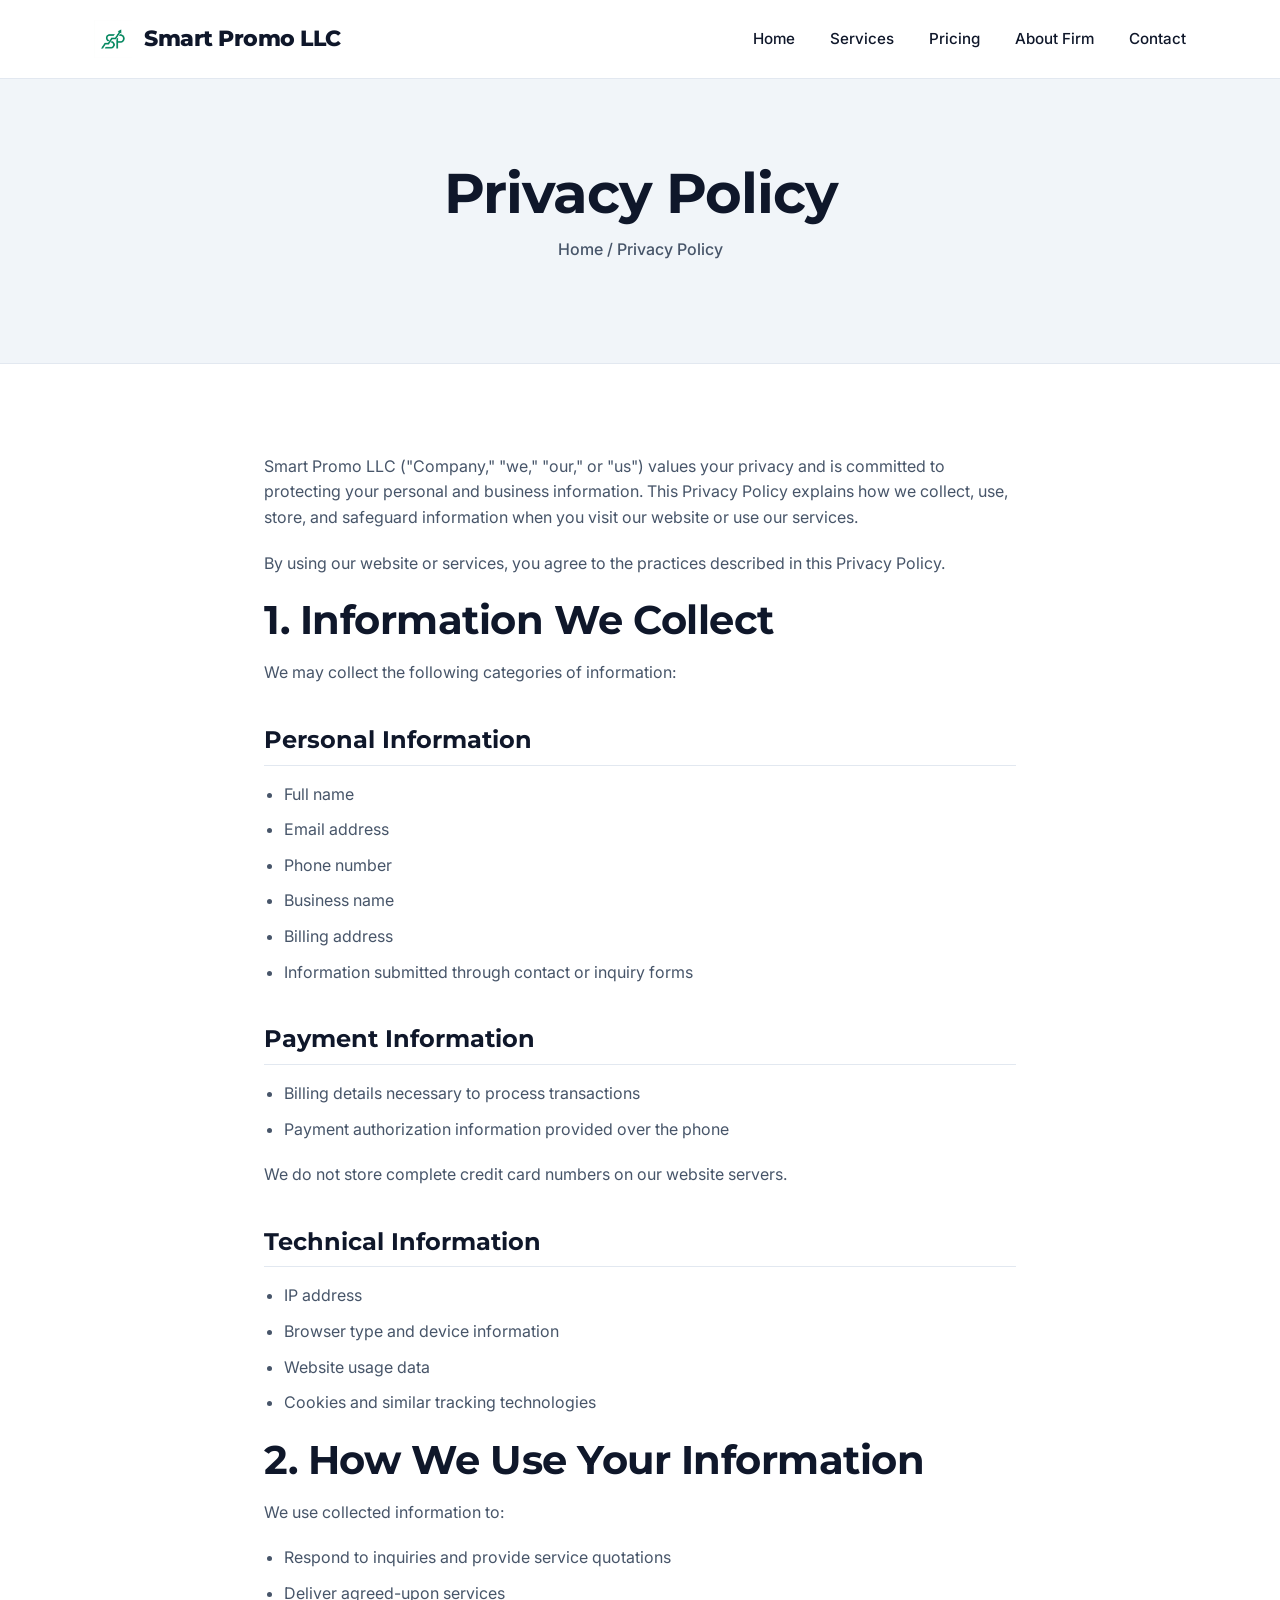
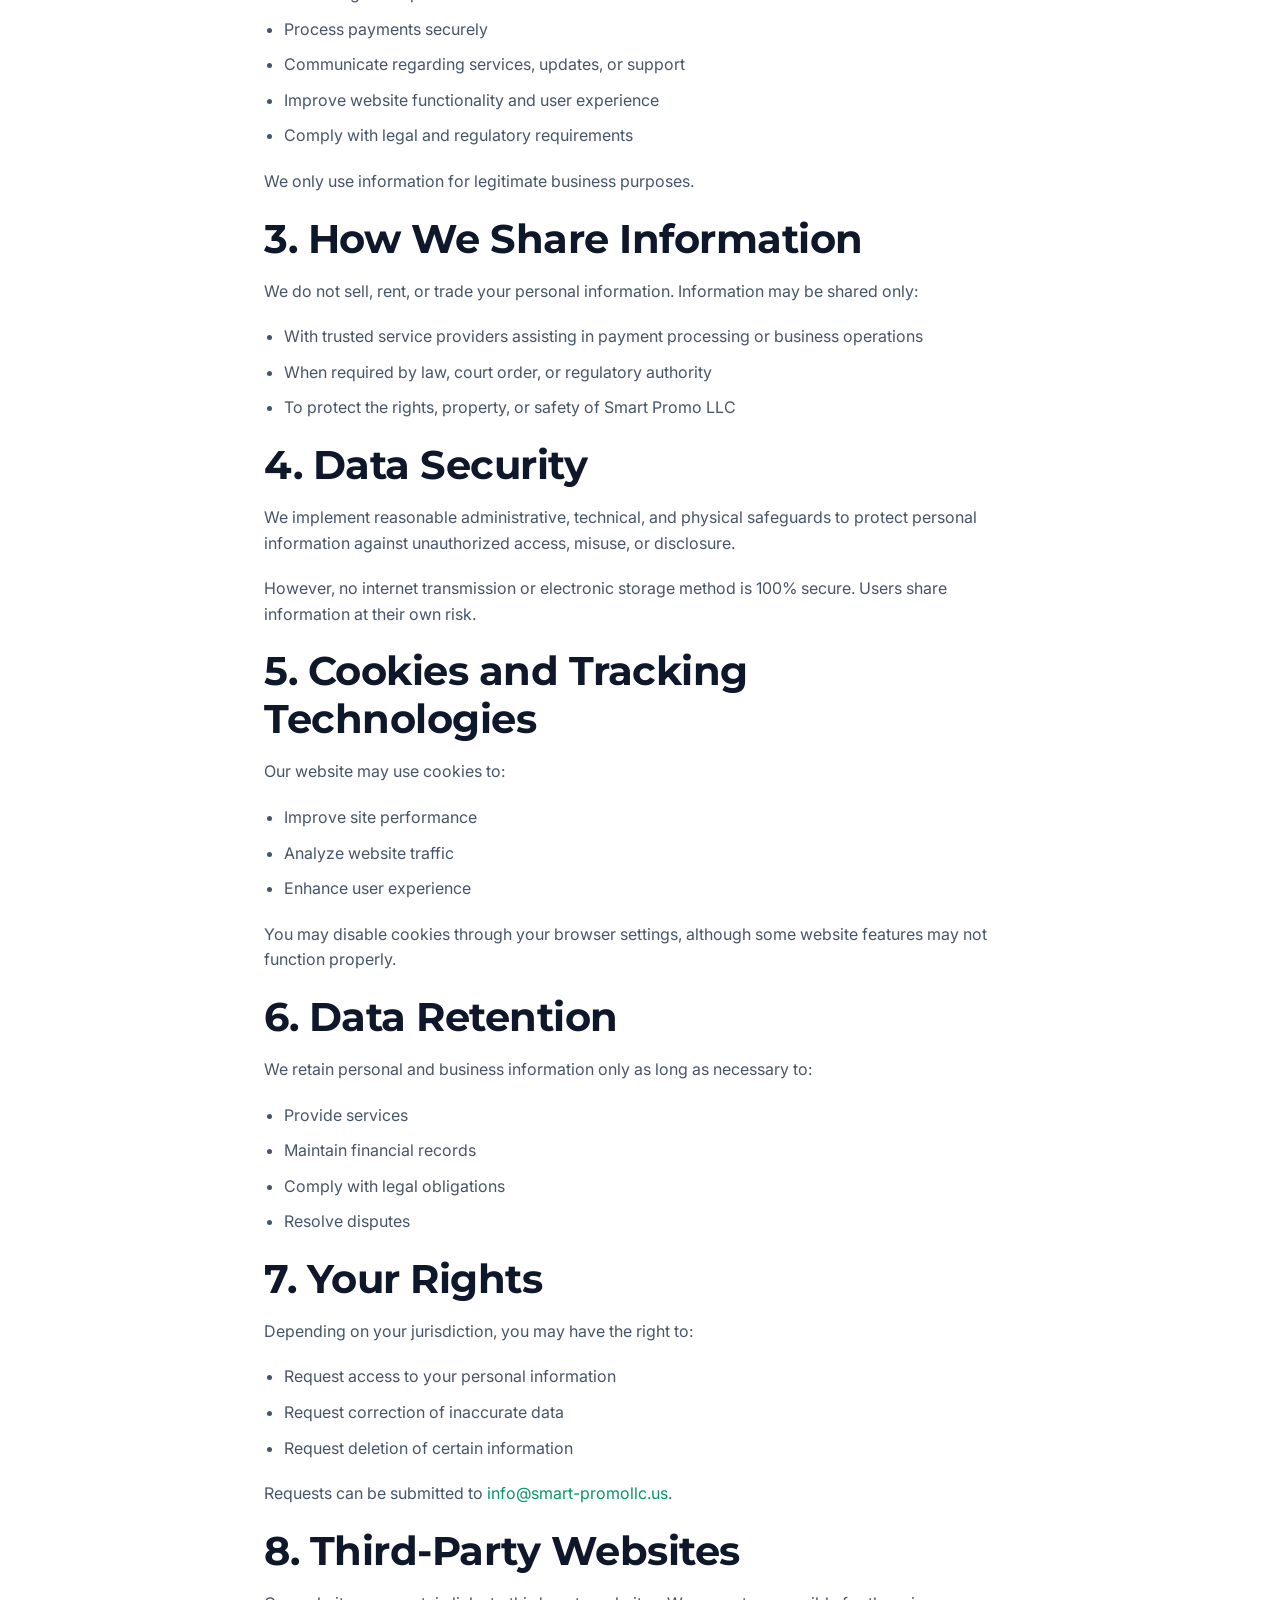
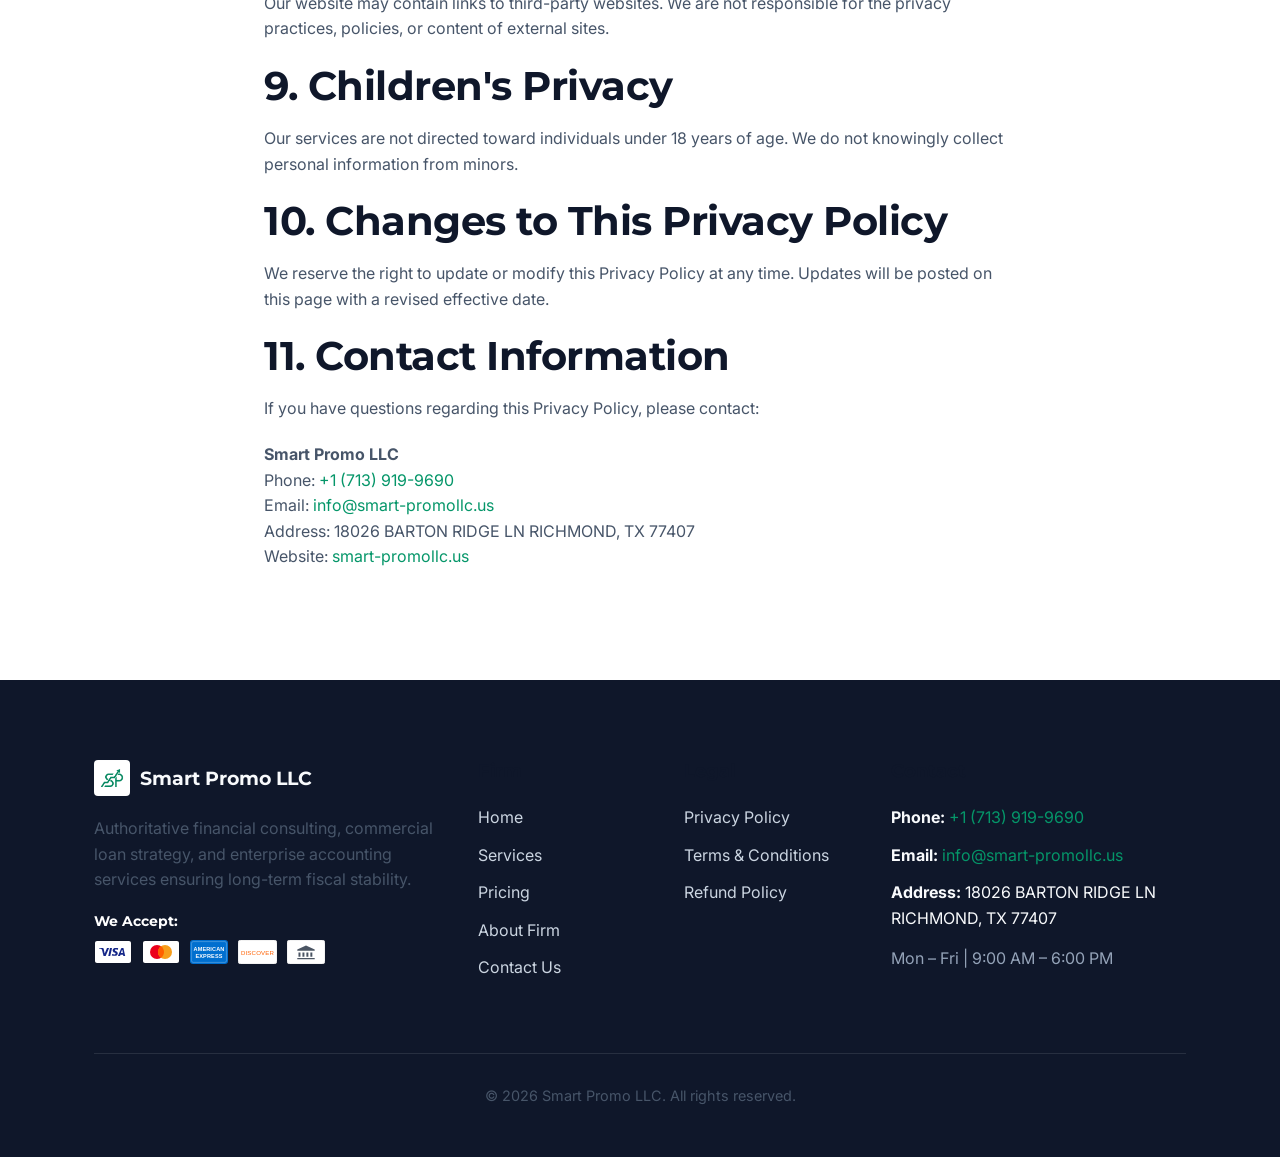
<file: privacy-policy.html>
<!DOCTYPE html>
<html lang="en">
<head>
  <meta charset="UTF-8">
  <meta name="viewport" content="width=device-width, initial-scale=1.0">
  <title>Privacy Policy — Smart Promo LLC</title>
  <link rel="stylesheet" href="style.css">
  <link rel="icon" href="logo.png" type="image/png">
</head>
<body>

  <!-- Header -->
  <header class="header">
    <div class="container nav-container">
      <a href="index.html" class="logo-wrapper">
        <img src="logo.png" alt="Smart Promo LLC Icon" class="logo-icon">
        <span class="logo-text">Smart Promo LLC</span>
      </a>
      
      <button class="mobile-menu-btn">☰</button>
      
      <nav class="nav-links">
        <a href="index.html">Home</a>
        <a href="services.html">Services</a>
        <a href="pricing.html">Pricing</a>
        <a href="about.html">About Firm</a>
        <a href="contact.html">Contact</a>
      </nav>
    </div>
  </header>

  <div class="page-header">
    <div class="container">
      <h1>Privacy Policy</h1>
      <p class="breadcrumbs"><a href="index.html">Home</a> / Privacy Policy</p>
    </div>
  </div>

  <section class="section-padding bg-primary">
    <div class="container legal-container">
      <div class="legal-content">
      <p>Smart Promo LLC ("Company," "we," "our," or "us") values your privacy and is committed to protecting your personal and business information. This Privacy Policy explains how we collect, use, store, and safeguard information when you visit our website or use our services.</p>
      <p>By using our website or services, you agree to the practices described in this Privacy Policy.</p>

      <h2>1. Information We Collect</h2>
      <p>We may collect the following categories of information:</p>

      <h3>Personal Information</h3>
      <ul>
        <li>Full name</li>
        <li>Email address</li>
        <li>Phone number</li>
        <li>Business name</li>
        <li>Billing address</li>
        <li>Information submitted through contact or inquiry forms</li>
      </ul>

      <h3>Payment Information</h3>
      <ul>
        <li>Billing details necessary to process transactions</li>
        <li>Payment authorization information provided over the phone</li>
      </ul>
      <p>We do not store complete credit card numbers on our website servers.</p>

      <h3>Technical Information</h3>
      <ul>
        <li>IP address</li>
        <li>Browser type and device information</li>
        <li>Website usage data</li>
        <li>Cookies and similar tracking technologies</li>
      </ul>

      <h2>2. How We Use Your Information</h2>
      <p>We use collected information to:</p>
      <ul>
        <li>Respond to inquiries and provide service quotations</li>
        <li>Deliver agreed-upon services</li>
        <li>Process payments securely</li>
        <li>Communicate regarding services, updates, or support</li>
        <li>Improve website functionality and user experience</li>
        <li>Comply with legal and regulatory requirements</li>
      </ul>
      <p>We only use information for legitimate business purposes.</p>

      <h2>3. How We Share Information</h2>
      <p>We do not sell, rent, or trade your personal information. Information may be shared only:</p>
      <ul>
        <li>With trusted service providers assisting in payment processing or business operations</li>
        <li>When required by law, court order, or regulatory authority</li>
        <li>To protect the rights, property, or safety of Smart Promo LLC</li>
      </ul>

      <h2>4. Data Security</h2>
      <p>We implement reasonable administrative, technical, and physical safeguards to protect personal information against unauthorized access, misuse, or disclosure.</p>
      <p>However, no internet transmission or electronic storage method is 100% secure. Users share information at their own risk.</p>

      <h2>5. Cookies and Tracking Technologies</h2>
      <p>Our website may use cookies to:</p>
      <ul>
        <li>Improve site performance</li>
        <li>Analyze website traffic</li>
        <li>Enhance user experience</li>
      </ul>
      <p>You may disable cookies through your browser settings, although some website features may not function properly.</p>

      <h2>6. Data Retention</h2>
      <p>We retain personal and business information only as long as necessary to:</p>
      <ul>
        <li>Provide services</li>
        <li>Maintain financial records</li>
        <li>Comply with legal obligations</li>
        <li>Resolve disputes</li>
      </ul>

      <h2>7. Your Rights</h2>
      <p>Depending on your jurisdiction, you may have the right to:</p>
      <ul>
        <li>Request access to your personal information</li>
        <li>Request correction of inaccurate data</li>
        <li>Request deletion of certain information</li>
      </ul>
      <p>Requests can be submitted to <a href="mailto:info@smart-promollc.us">info@smart-promollc.us</a>.</p>

      <h2>8. Third-Party Websites</h2>
      <p>Our website may contain links to third-party websites. We are not responsible for the privacy practices, policies, or content of external sites.</p>

      <h2>9. Children's Privacy</h2>
      <p>Our services are not directed toward individuals under 18 years of age. We do not knowingly collect personal information from minors.</p>

      <h2>10. Changes to This Privacy Policy</h2>
      <p>We reserve the right to update or modify this Privacy Policy at any time. Updates will be posted on this page with a revised effective date.</p>

      <h2>11. Contact Information</h2>
      <p>If you have questions regarding this Privacy Policy, please contact:</p>
      <p><strong>Smart Promo LLC</strong><br>
      Phone: <a href="tel:+17139199690">+1 (713) 919-9690</a><br>
      Email: <a href="mailto:info@smart-promollc.us">info@smart-promollc.us</a><br>
      Address: 18026 BARTON RIDGE LN RICHMOND, TX 77407<br>
      Website: <a href="https://smart-promollc.us">smart-promollc.us</a></p>
    
      </div>
    </div>
  </section>

  <!-- Footer -->
  <footer class="footer">
    <div class="container">
      <div class="footer-grid">
        <div class="footer-col">
          <div class="footer-logo">
            <img src="logo.png" alt="Smart Promo LLC Logo">
            <span>Smart Promo LLC</span>
          </div>
          <p>Authoritative financial consulting, commercial loan strategy, and enterprise accounting services ensuring long-term fiscal stability.</p>
          <div class="payment-methods" style="margin-top: 20px;">
            <h4 style="margin-bottom: 10px; font-size: 14px; color: white;">We Accept:</h4>
            <div class="payment-icons" style="display: flex; gap: 10px; flex-wrap: wrap;">
              <img src="images/visa.svg" alt="Visa" class="payment-icon" title="Visa" style="height: 24px;" />
              <img src="images/mastercard.svg" alt="Mastercard" class="payment-icon" title="Mastercard" style="height: 24px;" />
              <img src="images/amex.svg" alt="American Express" class="payment-icon" title="American Express" style="height: 24px;" />
              <img src="images/discover.svg" alt="Discover" class="payment-icon" title="Discover" style="height: 24px;" />
              <img src="images/bank-transfer.svg" alt="Bank Transfer" class="payment-icon" title="Bank Transfer" style="height: 24px;" />
            </div>
          </div>
        </div>
        
        <div class="footer-col">
          <h4>Firm</h4>
          <ul class="footer-links">
            <li><a href="index.html">Home</a></li>
            <li><a href="services.html">Services</a></li>
            <li><a href="pricing.html">Pricing</a></li>
            <li><a href="about.html">About Firm</a></li>
            <li><a href="contact.html">Contact Us</a></li>
          </ul>
        </div>
        
        <div class="footer-col">
          <h4>Legal</h4>
          <ul class="footer-links">
            <li><a href="privacy-policy.html">Privacy Policy</a></li>
            <li><a href="terms-and-conditions.html">Terms & Conditions</a></li>
            <li><a href="refund-policy.html">Refund Policy</a></li>
          </ul>
        </div>
        
        <div class="footer-col">
          <h4>Contact</h4>
          <ul class="footer-links">
            <li><strong>Phone:</strong> <a href="tel:+17139199690" style="color:#059669;">+1 (713) 919-9690</a></li>
            <li><strong>Email:</strong> <a href="mailto:info@smart-promollc.us" style="color:#059669;">info@smart-promollc.us</a></li>
            <li><strong>Address:</strong> 18026 BARTON RIDGE LN RICHMOND, TX 77407</li>
            <li style="margin-top: 15px; color:#94a3b8;">Mon – Fri | 9:00 AM – 6:00 PM</li>
          </ul>
        </div>
      </div>
      
      <div class="footer-bottom">
        <p>&copy; 2026 Smart Promo LLC. All rights reserved.</p>
      </div>
    </div>
  </footer>

  <script src="main.js"></script>
</body>
</html>
</file>
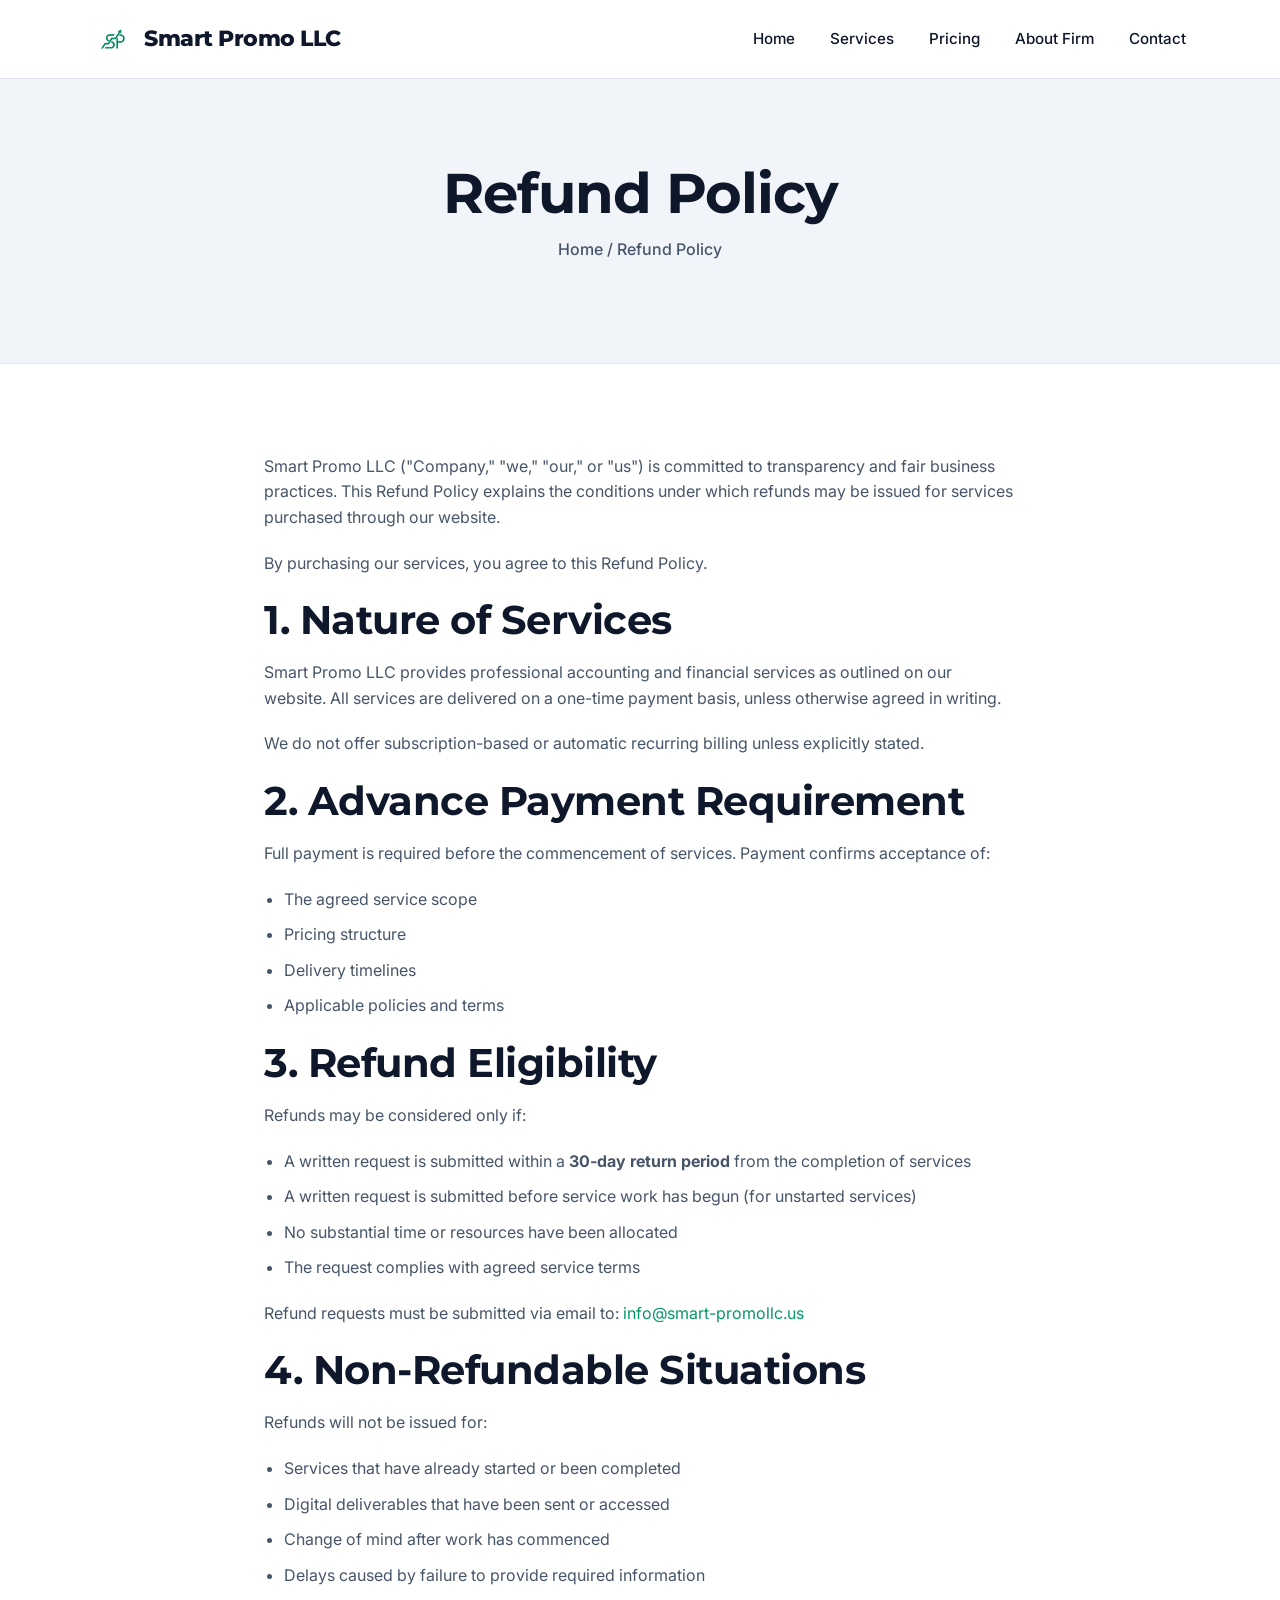
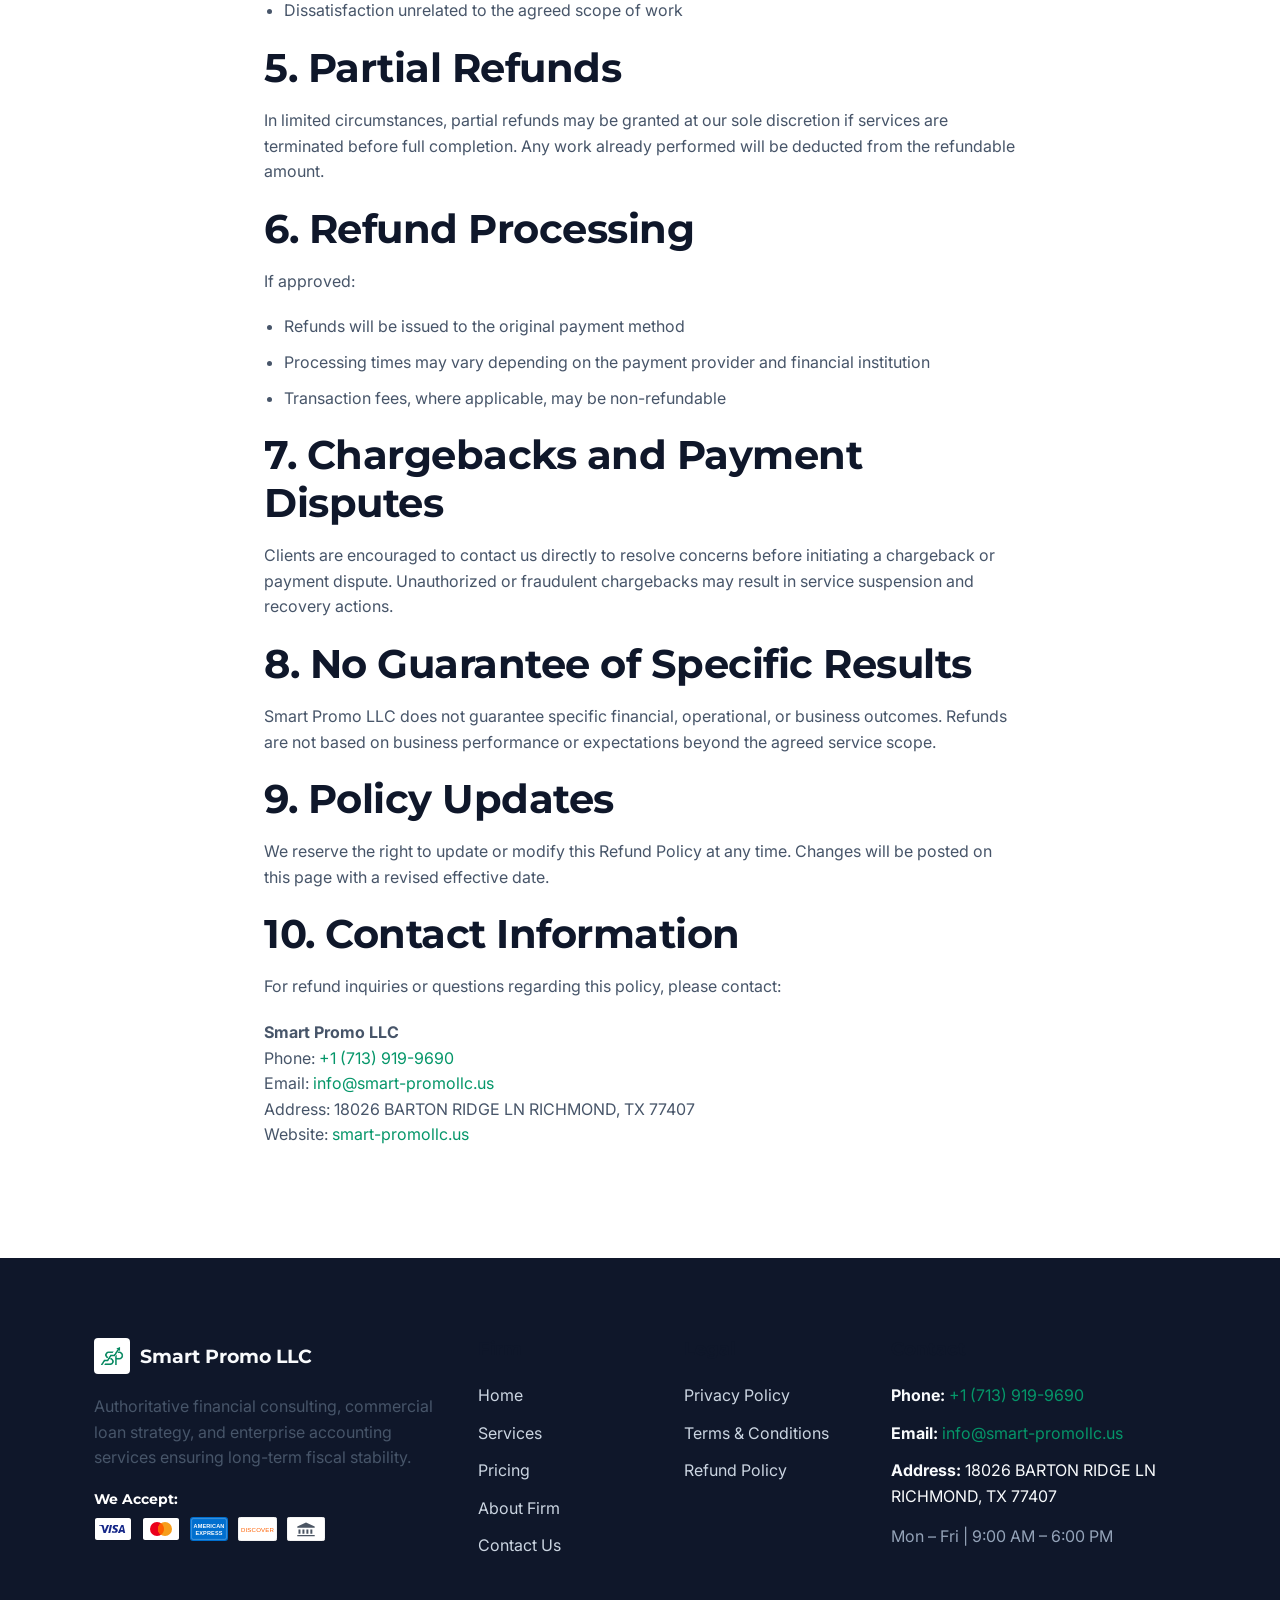
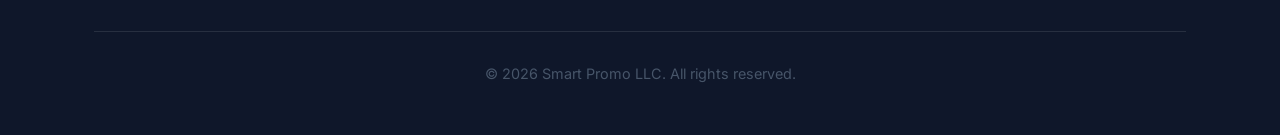
<file: refund-policy.html>
<!DOCTYPE html>
<html lang="en">
<head>
  <meta charset="UTF-8">
  <meta name="viewport" content="width=device-width, initial-scale=1.0">
  <title>Refund Policy — Smart Promo LLC</title>
  <link rel="stylesheet" href="style.css">
  <link rel="icon" href="logo.png" type="image/png">
</head>
<body>

  <!-- Header -->
  <header class="header">
    <div class="container nav-container">
      <a href="index.html" class="logo-wrapper">
        <img src="logo.png" alt="Smart Promo LLC Icon" class="logo-icon">
        <span class="logo-text">Smart Promo LLC</span>
      </a>
      
      <button class="mobile-menu-btn">☰</button>
      
      <nav class="nav-links">
        <a href="index.html">Home</a>
        <a href="services.html">Services</a>
        <a href="pricing.html">Pricing</a>
        <a href="about.html">About Firm</a>
        <a href="contact.html">Contact</a>
      </nav>
    </div>
  </header>

  <div class="page-header">
    <div class="container">
      <h1>Refund Policy</h1>
      <p class="breadcrumbs"><a href="index.html">Home</a> / Refund Policy</p>
    </div>
  </div>

  <section class="section-padding bg-primary">
    <div class="container legal-container">
      <div class="legal-content">
      <p>Smart Promo LLC ("Company," "we," "our," or "us") is committed to transparency and fair business practices. This Refund Policy explains the conditions under which refunds may be issued for services purchased through our website.</p>
      <p>By purchasing our services, you agree to this Refund Policy.</p>

      <h2>1. Nature of Services</h2>
      <p>Smart Promo LLC provides professional accounting and financial services as outlined on our website. All services are delivered on a one-time payment basis, unless otherwise agreed in writing.</p>
      <p>We do not offer subscription-based or automatic recurring billing unless explicitly stated.</p>

      <h2>2. Advance Payment Requirement</h2>
      <p>Full payment is required before the commencement of services. Payment confirms acceptance of:</p>
      <ul>
        <li>The agreed service scope</li>
        <li>Pricing structure</li>
        <li>Delivery timelines</li>
        <li>Applicable policies and terms</li>
      </ul>

      <h2>3. Refund Eligibility</h2>
      <p>Refunds may be considered only if:</p>
      <ul>
        <li>A written request is submitted within a <strong>30-day return period</strong> from the completion of services</li>
        <li>A written request is submitted before service work has begun (for unstarted services)</li>
        <li>No substantial time or resources have been allocated</li>
        <li>The request complies with agreed service terms</li>
      </ul>
      <p>Refund requests must be submitted via email to: <a href="mailto:info@smart-promollc.us">info@smart-promollc.us</a></p>

      <h2>4. Non-Refundable Situations</h2>
      <p>Refunds will not be issued for:</p>
      <ul>
        <li>Services that have already started or been completed</li>
        <li>Digital deliverables that have been sent or accessed</li>
        <li>Change of mind after work has commenced</li>
        <li>Delays caused by failure to provide required information</li>
        <li>Dissatisfaction unrelated to the agreed scope of work</li>
      </ul>

      <h2>5. Partial Refunds</h2>
      <p>In limited circumstances, partial refunds may be granted at our sole discretion if services are terminated before full completion. Any work already performed will be deducted from the refundable amount.</p>

      <h2>6. Refund Processing</h2>
      <p>If approved:</p>
      <ul>
        <li>Refunds will be issued to the original payment method</li>
        <li>Processing times may vary depending on the payment provider and financial institution</li>
        <li>Transaction fees, where applicable, may be non-refundable</li>
      </ul>

      <h2>7. Chargebacks and Payment Disputes</h2>
      <p>Clients are encouraged to contact us directly to resolve concerns before initiating a chargeback or payment dispute. Unauthorized or fraudulent chargebacks may result in service suspension and recovery actions.</p>

      <h2>8. No Guarantee of Specific Results</h2>
      <p>Smart Promo LLC does not guarantee specific financial, operational, or business outcomes. Refunds are not based on business performance or expectations beyond the agreed service scope.</p>

      <h2>9. Policy Updates</h2>
      <p>We reserve the right to update or modify this Refund Policy at any time. Changes will be posted on this page with a revised effective date.</p>

      <h2>10. Contact Information</h2>
      <p>For refund inquiries or questions regarding this policy, please contact:</p>
      <p><strong>Smart Promo LLC</strong><br>
      Phone: <a href="tel:+17139199690">+1 (713) 919-9690</a><br>
      Email: <a href="mailto:info@smart-promollc.us">info@smart-promollc.us</a><br>
      Address: 18026 BARTON RIDGE LN RICHMOND, TX 77407<br>
      Website: <a href="https://smart-promollc.us">smart-promollc.us</a></p>
    
      </div>
    </div>
  </section>

  <!-- Footer -->
  <footer class="footer">
    <div class="container">
      <div class="footer-grid">
        <div class="footer-col">
          <div class="footer-logo">
            <img src="logo.png" alt="Smart Promo LLC Logo">
            <span>Smart Promo LLC</span>
          </div>
          <p>Authoritative financial consulting, commercial loan strategy, and enterprise accounting services ensuring long-term fiscal stability.</p>
          <div class="payment-methods" style="margin-top: 20px;">
            <h4 style="margin-bottom: 10px; font-size: 14px; color: white;">We Accept:</h4>
            <div class="payment-icons" style="display: flex; gap: 10px; flex-wrap: wrap;">
              <img src="images/visa.svg" alt="Visa" class="payment-icon" title="Visa" style="height: 24px;" />
              <img src="images/mastercard.svg" alt="Mastercard" class="payment-icon" title="Mastercard" style="height: 24px;" />
              <img src="images/amex.svg" alt="American Express" class="payment-icon" title="American Express" style="height: 24px;" />
              <img src="images/discover.svg" alt="Discover" class="payment-icon" title="Discover" style="height: 24px;" />
              <img src="images/bank-transfer.svg" alt="Bank Transfer" class="payment-icon" title="Bank Transfer" style="height: 24px;" />
            </div>
          </div>
        </div>
        
        <div class="footer-col">
          <h4>Firm</h4>
          <ul class="footer-links">
            <li><a href="index.html">Home</a></li>
            <li><a href="services.html">Services</a></li>
            <li><a href="pricing.html">Pricing</a></li>
            <li><a href="about.html">About Firm</a></li>
            <li><a href="contact.html">Contact Us</a></li>
          </ul>
        </div>
        
        <div class="footer-col">
          <h4>Legal</h4>
          <ul class="footer-links">
            <li><a href="privacy-policy.html">Privacy Policy</a></li>
            <li><a href="terms-and-conditions.html">Terms & Conditions</a></li>
            <li><a href="refund-policy.html">Refund Policy</a></li>
          </ul>
        </div>
        
        <div class="footer-col">
          <h4>Contact</h4>
          <ul class="footer-links">
            <li><strong>Phone:</strong> <a href="tel:+17139199690" style="color:#059669;">+1 (713) 919-9690</a></li>
            <li><strong>Email:</strong> <a href="mailto:info@smart-promollc.us" style="color:#059669;">info@smart-promollc.us</a></li>
            <li><strong>Address:</strong> 18026 BARTON RIDGE LN RICHMOND, TX 77407</li>
            <li style="margin-top: 15px; color:#94a3b8;">Mon – Fri | 9:00 AM – 6:00 PM</li>
          </ul>
        </div>
      </div>
      
      <div class="footer-bottom">
        <p>&copy; 2026 Smart Promo LLC. All rights reserved.</p>
      </div>
    </div>
  </footer>

  <script src="main.js"></script>
</body>
</html>
</file>
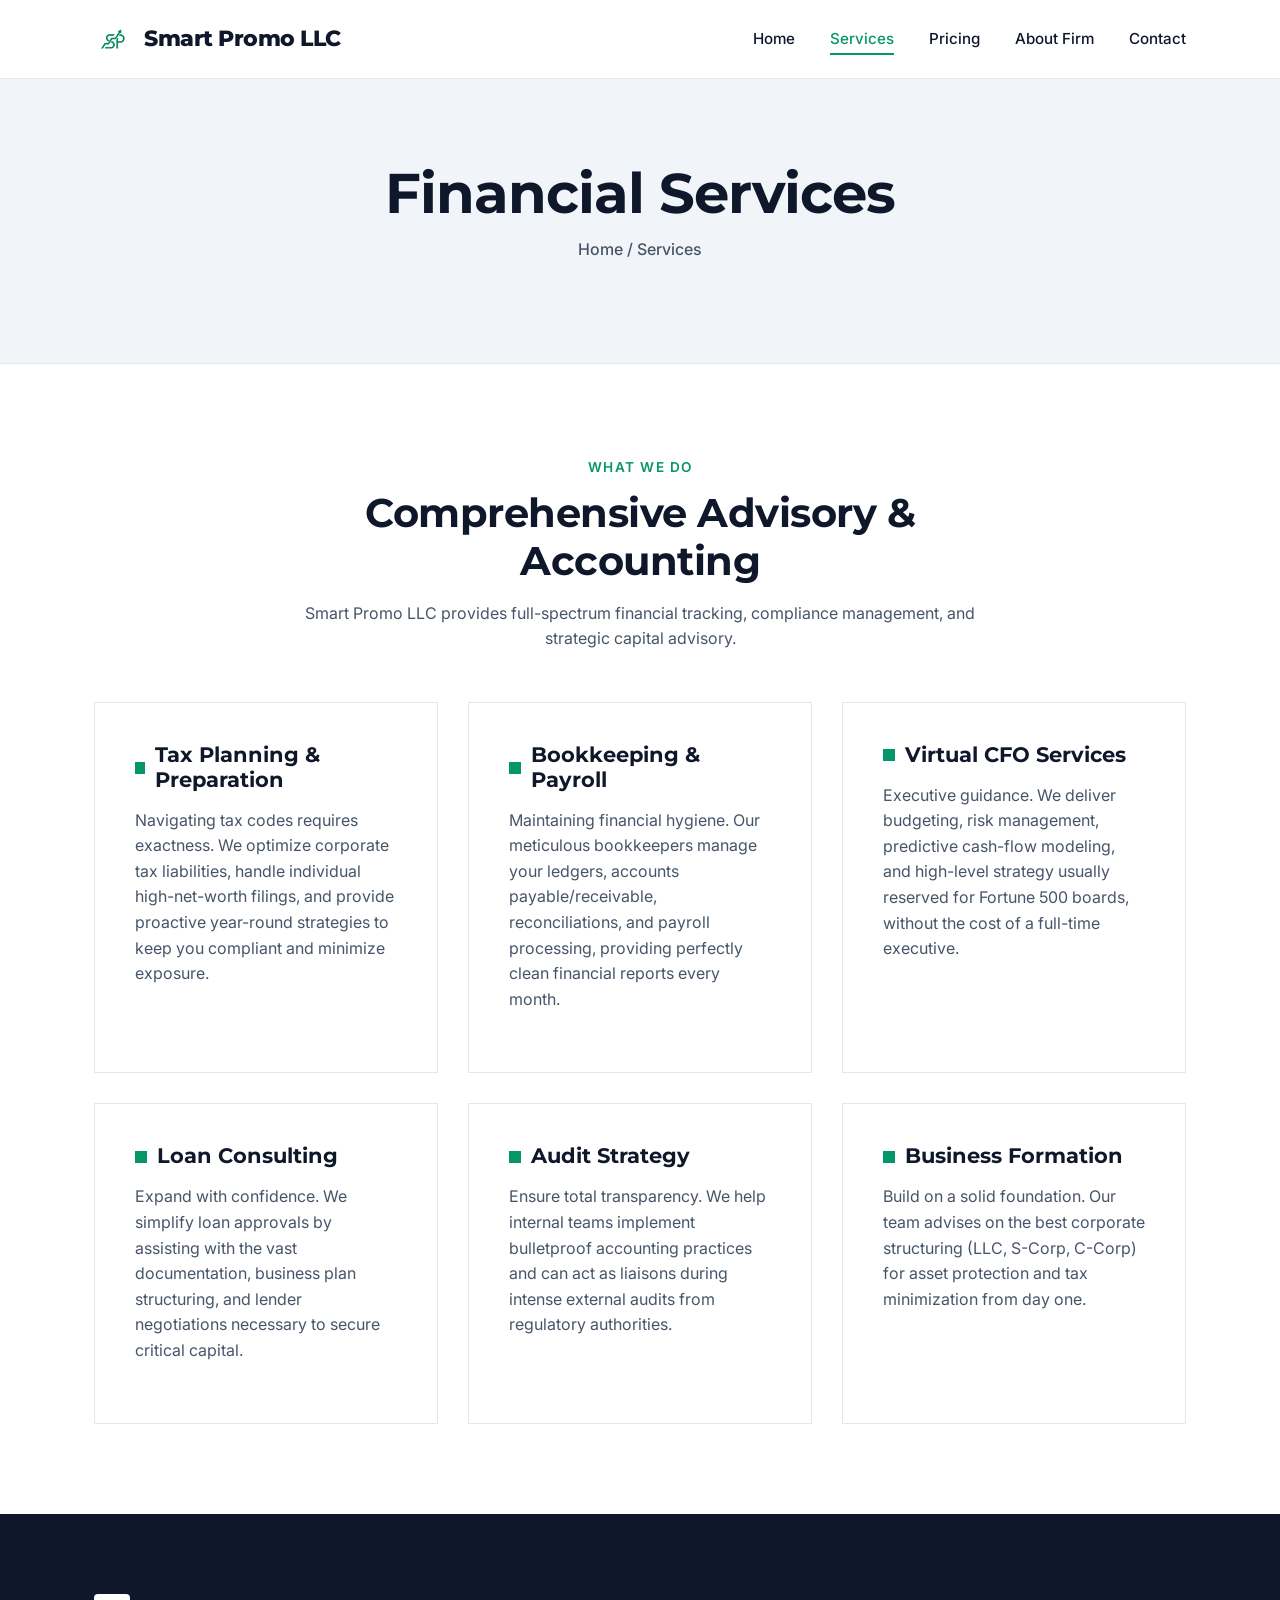
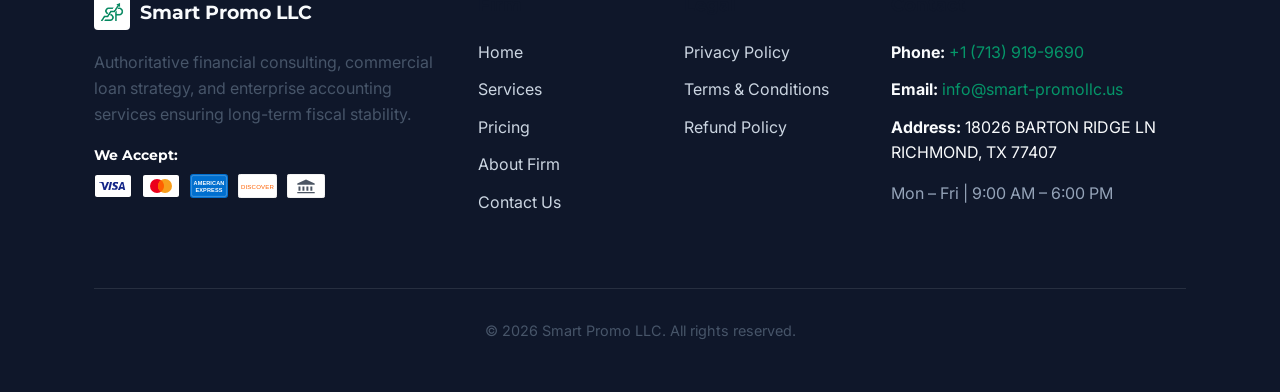
<file: services.html>
<!DOCTYPE html>
<html lang="en">
<head>
  <meta charset="UTF-8">
  <meta name="viewport" content="width=device-width, initial-scale=1.0">
  <title>Services — Smart Promo LLC</title>
  <meta name="description" content="Explore our financial services: Tax Planning, Bookkeeping, CFO Advisory, and Loan Approval Consulting.">
  <link rel="stylesheet" href="style.css">
  <link rel="icon" href="logo.png" type="image/png">
</head>
<body>

  <!-- Header -->
  <header class="header">
    <div class="container nav-container">
      <a href="index.html" class="logo-wrapper">
        <img src="logo.png" alt="Smart Promo LLC Icon" class="logo-icon">
        <span class="logo-text">Smart Promo LLC</span>
      </a>
      
      <button class="mobile-menu-btn">☰</button>
      
      <nav class="nav-links">
        <a href="index.html">Home</a>
        <a href="services.html">Services</a>
        <a href="pricing.html">Pricing</a>
        <a href="about.html">About Firm</a>
        <a href="contact.html">Contact</a>
      </nav>
    </div>
  </header>

  <!-- Page Header -->
  <div class="page-header">
    <div class="container">
      <h1>Financial Services</h1>
      <p class="breadcrumbs"><a href="index.html">Home</a> / Services</p>
    </div>
  </div>

  <!-- Services Content -->
  <section class="section-padding bg-primary">
    <div class="container">
      <div class="section-header reveal">
        <span class="section-tag">What We Do</span>
        <h2>Comprehensive Advisory & Accounting</h2>
        <p>Smart Promo LLC provides full-spectrum financial tracking, compliance management, and strategic capital advisory.</p>
      </div>
      
      <div class="services-grid">
        <div class="service-card reveal">
          <h3>Tax Planning & Preparation</h3>
          <p>Navigating tax codes requires exactness. We optimize corporate tax liabilities, handle individual high-net-worth filings, and provide proactive year-round strategies to keep you compliant and minimize exposure.</p>
        </div>
        
        <div class="service-card reveal" style="transition-delay: 0.1s;">
          <h3>Bookkeeping & Payroll</h3>
          <p>Maintaining financial hygiene. Our meticulous bookkeepers manage your ledgers, accounts payable/receivable, reconciliations, and payroll processing, providing perfectly clean financial reports every month.</p>
        </div>
        
        <div class="service-card reveal" style="transition-delay: 0.2s;">
          <h3>Virtual CFO Services</h3>
          <p>Executive guidance. We deliver budgeting, risk management, predictive cash-flow modeling, and high-level strategy usually reserved for Fortune 500 boards, without the cost of a full-time executive.</p>
        </div>

        <div class="service-card reveal">
          <h3>Loan Consulting</h3>
          <p>Expand with confidence. We simplify loan approvals by assisting with the vast documentation, business plan structuring, and lender negotiations necessary to secure critical capital.</p>
        </div>

        <div class="service-card reveal" style="transition-delay: 0.1s;">
          <h3>Audit Strategy</h3>
          <p>Ensure total transparency. We help internal teams implement bulletproof accounting practices and can act as liaisons during intense external audits from regulatory authorities.</p>
        </div>
        
        <div class="service-card reveal" style="transition-delay: 0.2s;">
          <h3>Business Formation</h3>
          <p>Build on a solid foundation. Our team advises on the best corporate structuring (LLC, S-Corp, C-Corp) for asset protection and tax minimization from day one.</p>
        </div>
      </div>
    </div>
  </section>

  <!-- Footer -->
  <footer class="footer">
    <div class="container">
      <div class="footer-grid">
        <div class="footer-col">
          <div class="footer-logo">
            <img src="logo.png" alt="Smart Promo LLC Logo">
            <span>Smart Promo LLC</span>
          </div>
          <p>Authoritative financial consulting, commercial loan strategy, and enterprise accounting services ensuring long-term fiscal stability.</p>
          <div class="payment-methods" style="margin-top: 20px;">
            <h4 style="margin-bottom: 10px; font-size: 14px; color: white;">We Accept:</h4>
            <div class="payment-icons" style="display: flex; gap: 10px; flex-wrap: wrap;">
              <img src="images/visa.svg" alt="Visa" class="payment-icon" title="Visa" style="height: 24px;" />
              <img src="images/mastercard.svg" alt="Mastercard" class="payment-icon" title="Mastercard" style="height: 24px;" />
              <img src="images/amex.svg" alt="American Express" class="payment-icon" title="American Express" style="height: 24px;" />
              <img src="images/discover.svg" alt="Discover" class="payment-icon" title="Discover" style="height: 24px;" />
              <img src="images/bank-transfer.svg" alt="Bank Transfer" class="payment-icon" title="Bank Transfer" style="height: 24px;" />
            </div>
          </div>
        </div>
        
        <div class="footer-col">
          <h4>Firm</h4>
          <ul class="footer-links">
            <li><a href="index.html">Home</a></li>
            <li><a href="services.html">Services</a></li>
            <li><a href="pricing.html">Pricing</a></li>
            <li><a href="about.html">About Firm</a></li>
            <li><a href="contact.html">Contact Us</a></li>
          </ul>
        </div>
        
        <div class="footer-col">
          <h4>Legal</h4>
          <ul class="footer-links">
            <li><a href="privacy-policy.html">Privacy Policy</a></li>
            <li><a href="terms-and-conditions.html">Terms & Conditions</a></li>
            <li><a href="refund-policy.html">Refund Policy</a></li>
          </ul>
        </div>
        
        <div class="footer-col">
          <h4>Contact</h4>
          <ul class="footer-links">
            <li><strong>Phone:</strong> <a href="tel:+17139199690" style="color:#059669;">+1 (713) 919-9690</a></li>
            <li><strong>Email:</strong> <a href="mailto:info@smart-promollc.us" style="color:#059669;">info@smart-promollc.us</a></li>
            <li><strong>Address:</strong> 18026 BARTON RIDGE LN RICHMOND, TX 77407</li>
            <li style="margin-top: 15px; color:#94a3b8;">Mon – Fri | 9:00 AM – 6:00 PM</li>
          </ul>
        </div>
      </div>
      
      <div class="footer-bottom">
        <p>&copy; 2026 Smart Promo LLC. All rights reserved.</p>
      </div>
    </div>
  </footer>

  <script src="main.js"></script>
</body>
</html>
</file>
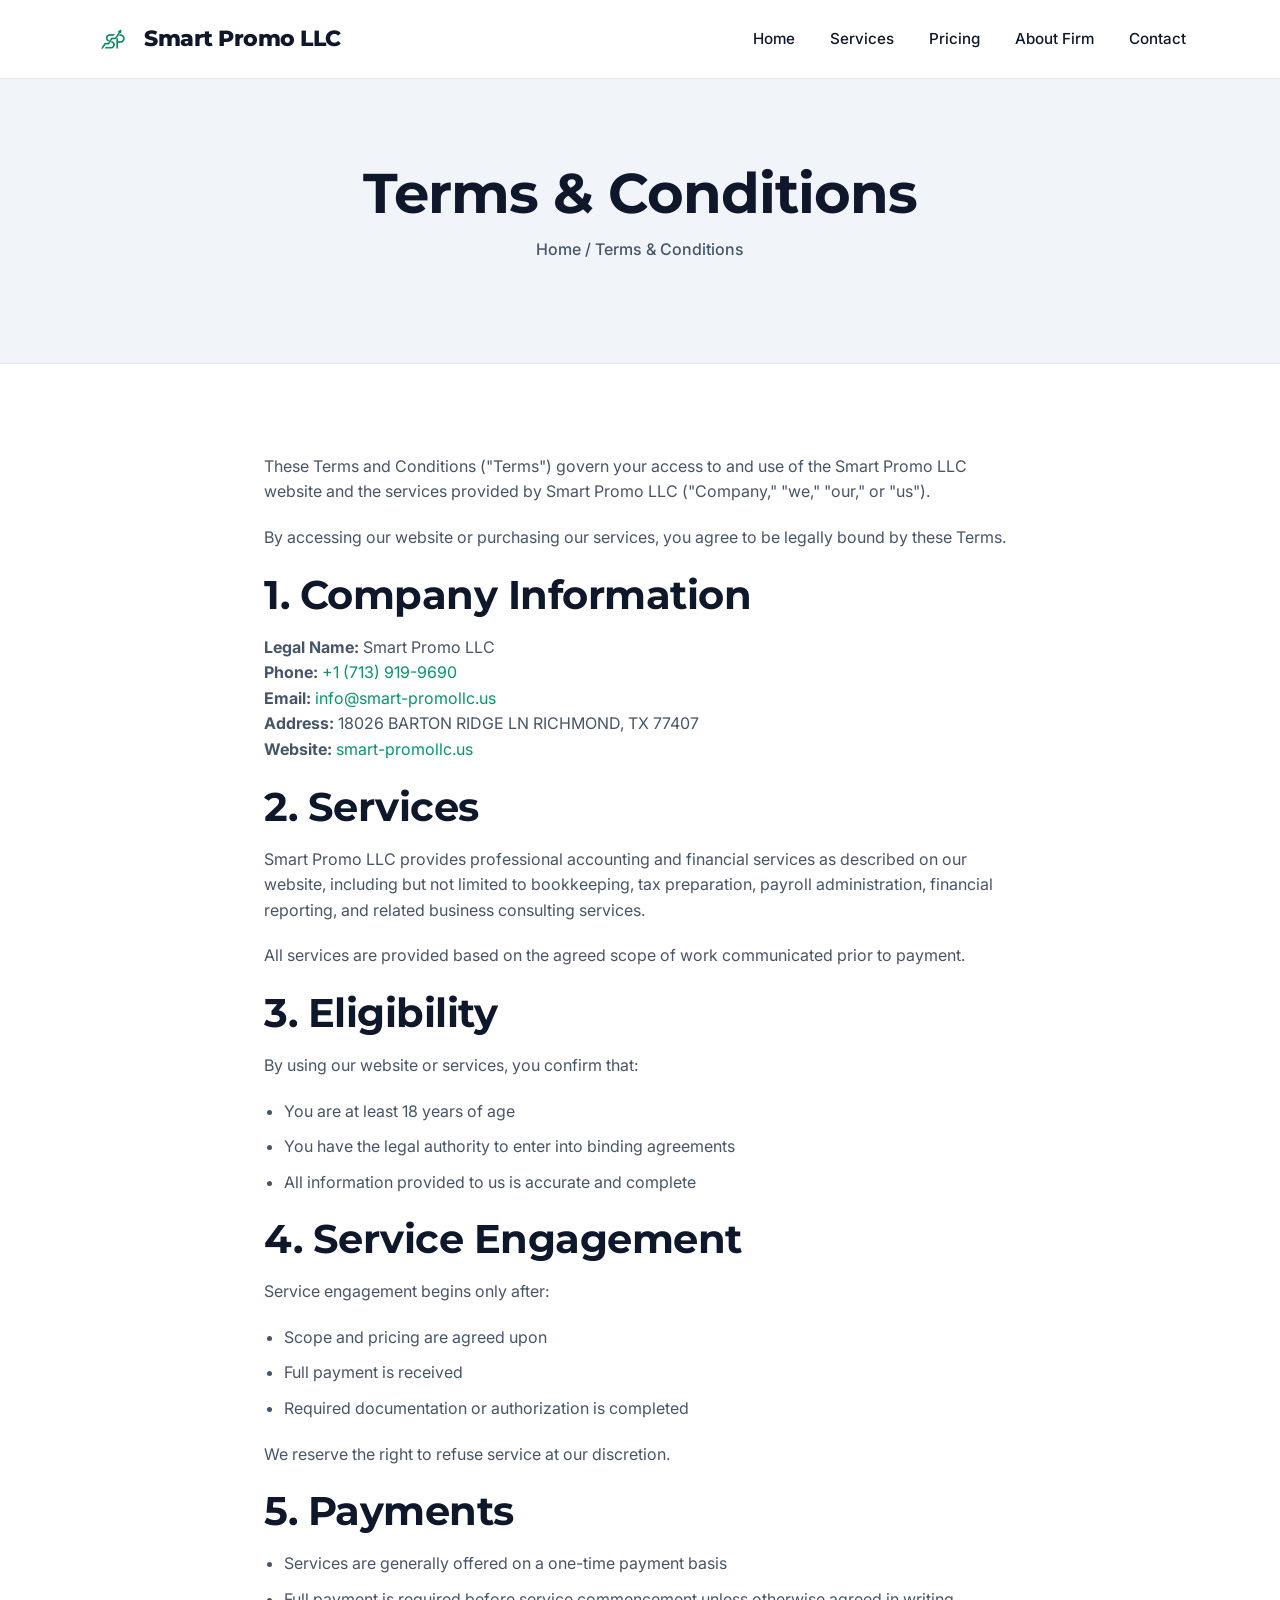
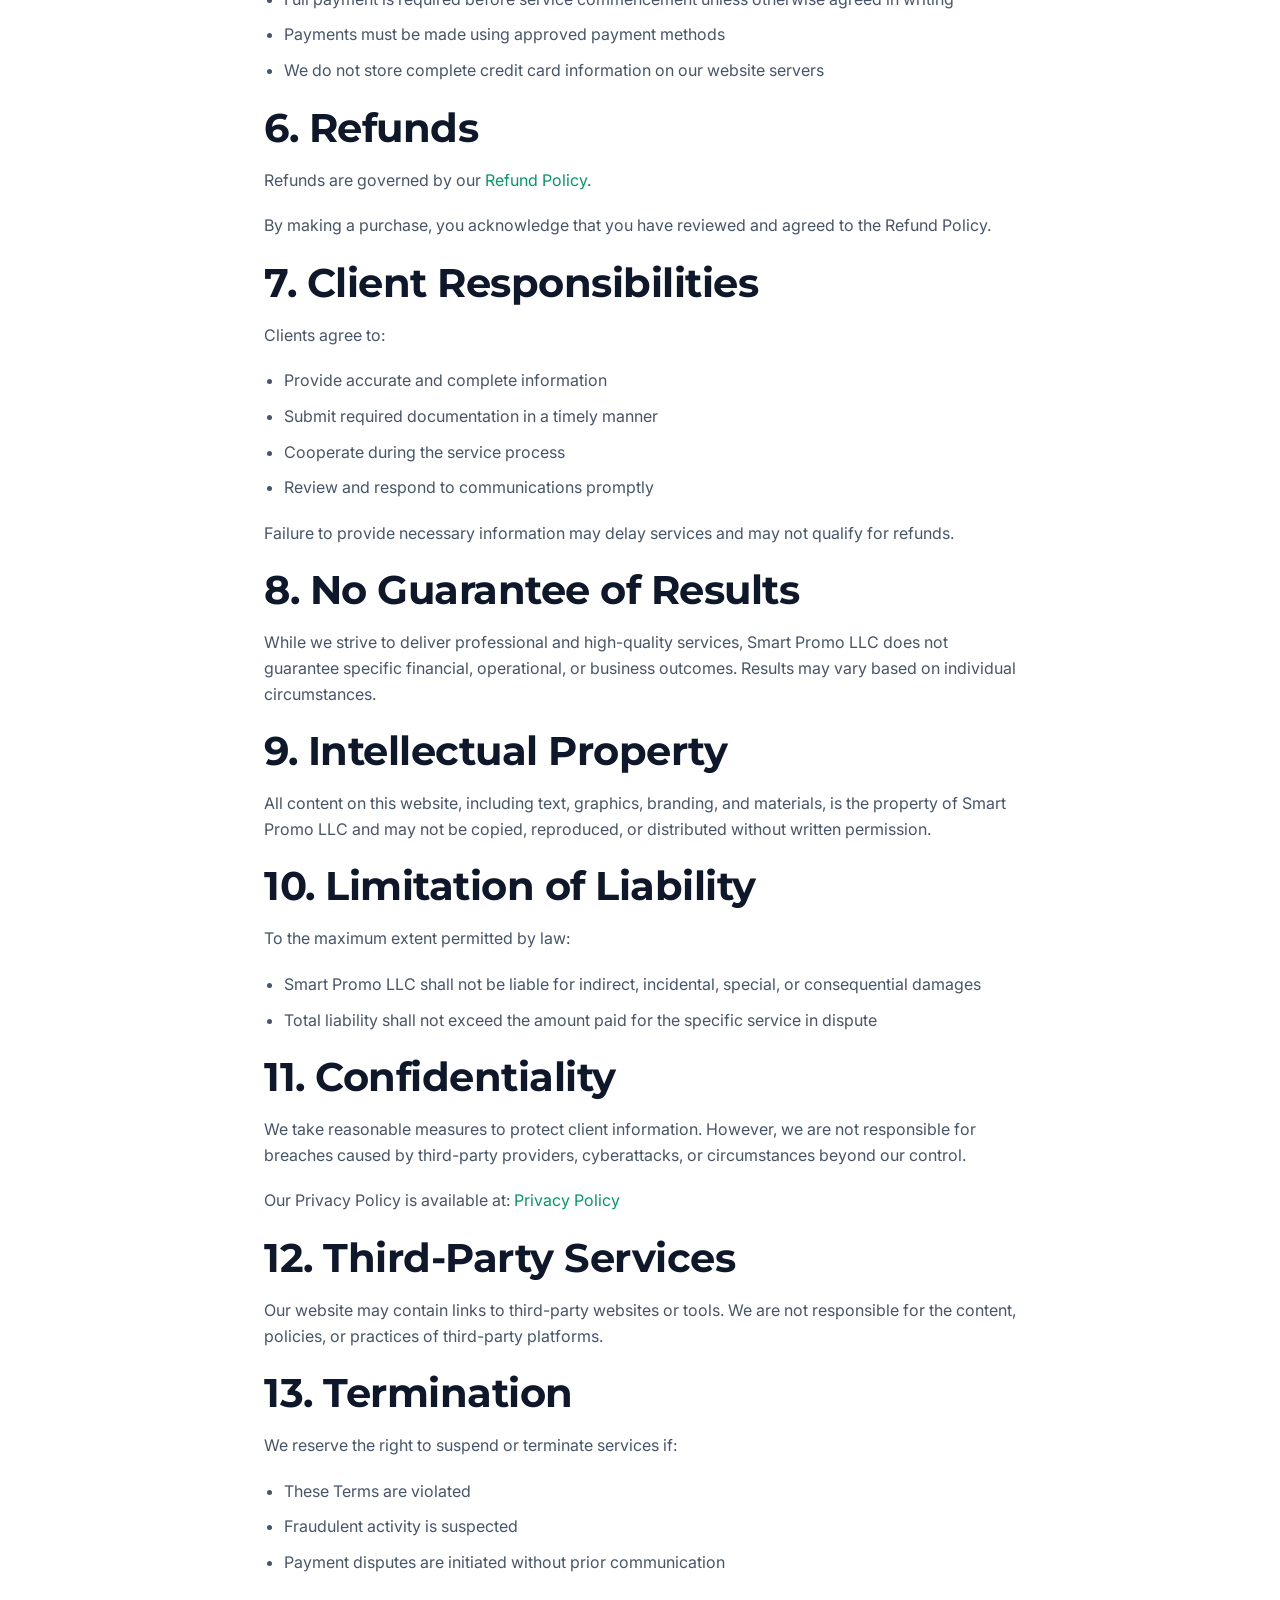
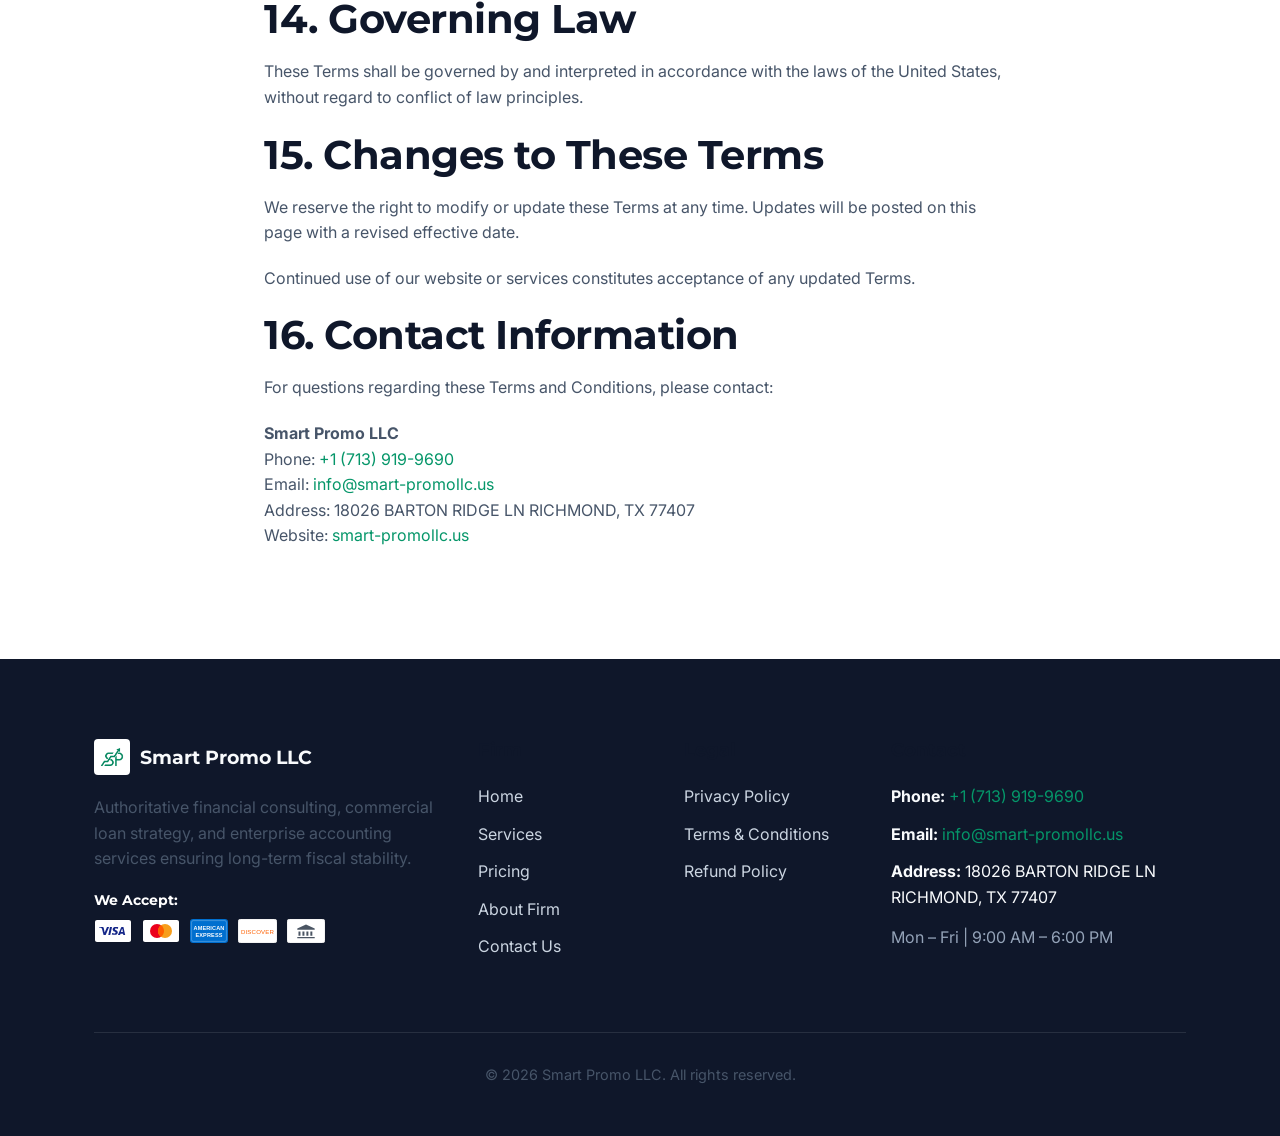
<file: terms-and-conditions.html>
<!DOCTYPE html>
<html lang="en">
<head>
  <meta charset="UTF-8">
  <meta name="viewport" content="width=device-width, initial-scale=1.0">
  <title>Terms & Conditions — Smart Promo LLC</title>
  <link rel="stylesheet" href="style.css">
  <link rel="icon" href="logo.png" type="image/png">
</head>
<body>

  <!-- Header -->
  <header class="header">
    <div class="container nav-container">
      <a href="index.html" class="logo-wrapper">
        <img src="logo.png" alt="Smart Promo LLC Icon" class="logo-icon">
        <span class="logo-text">Smart Promo LLC</span>
      </a>
      
      <button class="mobile-menu-btn">☰</button>
      
      <nav class="nav-links">
        <a href="index.html">Home</a>
        <a href="services.html">Services</a>
        <a href="pricing.html">Pricing</a>
        <a href="about.html">About Firm</a>
        <a href="contact.html">Contact</a>
      </nav>
    </div>
  </header>

  <div class="page-header">
    <div class="container">
      <h1>Terms & Conditions</h1>
      <p class="breadcrumbs"><a href="index.html">Home</a> / Terms & Conditions</p>
    </div>
  </div>

  <section class="section-padding bg-primary">
    <div class="container legal-container">
      <div class="legal-content">
      <p>These Terms and Conditions ("Terms") govern your access to and use of the Smart Promo LLC website and the services provided by Smart Promo LLC ("Company," "we," "our," or "us").</p>
      <p>By accessing our website or purchasing our services, you agree to be legally bound by these Terms.</p>

      <h2>1. Company Information</h2>
      <p><strong>Legal Name:</strong> Smart Promo LLC<br>
      <strong>Phone:</strong> <a href="tel:+17139199690">+1 (713) 919-9690</a><br>
      <strong>Email:</strong> <a href="mailto:info@smart-promollc.us">info@smart-promollc.us</a><br>
      <strong>Address:</strong> 18026 BARTON RIDGE LN RICHMOND, TX 77407<br>
      <strong>Website:</strong> <a href="https://smart-promollc.us">smart-promollc.us</a></p>

      <h2>2. Services</h2>
      <p>Smart Promo LLC provides professional accounting and financial services as described on our website, including but not limited to bookkeeping, tax preparation, payroll administration, financial reporting, and related business consulting services.</p>
      <p>All services are provided based on the agreed scope of work communicated prior to payment.</p>

      <h2>3. Eligibility</h2>
      <p>By using our website or services, you confirm that:</p>
      <ul>
        <li>You are at least 18 years of age</li>
        <li>You have the legal authority to enter into binding agreements</li>
        <li>All information provided to us is accurate and complete</li>
      </ul>

      <h2>4. Service Engagement</h2>
      <p>Service engagement begins only after:</p>
      <ul>
        <li>Scope and pricing are agreed upon</li>
        <li>Full payment is received</li>
        <li>Required documentation or authorization is completed</li>
      </ul>
      <p>We reserve the right to refuse service at our discretion.</p>

      <h2>5. Payments</h2>
      <ul>
        <li>Services are generally offered on a one-time payment basis</li>
        <li>Full payment is required before service commencement unless otherwise agreed in writing</li>
        <li>Payments must be made using approved payment methods</li>
        <li>We do not store complete credit card information on our website servers</li>
      </ul>

      <h2>6. Refunds</h2>
      <p>Refunds are governed by our <a href="refund-policy.html">Refund Policy</a>.</p>
      <p>By making a purchase, you acknowledge that you have reviewed and agreed to the Refund Policy.</p>

      <h2>7. Client Responsibilities</h2>
      <p>Clients agree to:</p>
      <ul>
        <li>Provide accurate and complete information</li>
        <li>Submit required documentation in a timely manner</li>
        <li>Cooperate during the service process</li>
        <li>Review and respond to communications promptly</li>
      </ul>
      <p>Failure to provide necessary information may delay services and may not qualify for refunds.</p>

      <h2>8. No Guarantee of Results</h2>
      <p>While we strive to deliver professional and high-quality services, Smart Promo LLC does not guarantee specific financial, operational, or business outcomes. Results may vary based on individual circumstances.</p>

      <h2>9. Intellectual Property</h2>
      <p>All content on this website, including text, graphics, branding, and materials, is the property of Smart Promo LLC and may not be copied, reproduced, or distributed without written permission.</p>

      <h2>10. Limitation of Liability</h2>
      <p>To the maximum extent permitted by law:</p>
      <ul>
        <li>Smart Promo LLC shall not be liable for indirect, incidental, special, or consequential damages</li>
        <li>Total liability shall not exceed the amount paid for the specific service in dispute</li>
      </ul>

      <h2>11. Confidentiality</h2>
      <p>We take reasonable measures to protect client information. However, we are not responsible for breaches caused by third-party providers, cyberattacks, or circumstances beyond our control.</p>
      <p>Our Privacy Policy is available at: <a href="privacy-policy.html">Privacy Policy</a></p>

      <h2>12. Third-Party Services</h2>
      <p>Our website may contain links to third-party websites or tools. We are not responsible for the content, policies, or practices of third-party platforms.</p>

      <h2>13. Termination</h2>
      <p>We reserve the right to suspend or terminate services if:</p>
      <ul>
        <li>These Terms are violated</li>
        <li>Fraudulent activity is suspected</li>
        <li>Payment disputes are initiated without prior communication</li>
      </ul>

      <h2>14. Governing Law</h2>
      <p>These Terms shall be governed by and interpreted in accordance with the laws of the United States, without regard to conflict of law principles.</p>

      <h2>15. Changes to These Terms</h2>
      <p>We reserve the right to modify or update these Terms at any time. Updates will be posted on this page with a revised effective date.</p>
      <p>Continued use of our website or services constitutes acceptance of any updated Terms.</p>

      <h2>16. Contact Information</h2>
      <p>For questions regarding these Terms and Conditions, please contact:</p>
      <p><strong>Smart Promo LLC</strong><br>
      Phone: <a href="tel:+17139199690">+1 (713) 919-9690</a><br>
      Email: <a href="mailto:info@smart-promollc.us">info@smart-promollc.us</a><br>
      Address: 18026 BARTON RIDGE LN RICHMOND, TX 77407<br>
      Website: <a href="https://smart-promollc.us">smart-promollc.us</a></p>
    
      </div>
    </div>
  </section>

  <!-- Footer -->
  <footer class="footer">
    <div class="container">
      <div class="footer-grid">
        <div class="footer-col">
          <div class="footer-logo">
            <img src="logo.png" alt="Smart Promo LLC Logo">
            <span>Smart Promo LLC</span>
          </div>
          <p>Authoritative financial consulting, commercial loan strategy, and enterprise accounting services ensuring long-term fiscal stability.</p>
          <div class="payment-methods" style="margin-top: 20px;">
            <h4 style="margin-bottom: 10px; font-size: 14px; color: white;">We Accept:</h4>
            <div class="payment-icons" style="display: flex; gap: 10px; flex-wrap: wrap;">
              <img src="images/visa.svg" alt="Visa" class="payment-icon" title="Visa" style="height: 24px;" />
              <img src="images/mastercard.svg" alt="Mastercard" class="payment-icon" title="Mastercard" style="height: 24px;" />
              <img src="images/amex.svg" alt="American Express" class="payment-icon" title="American Express" style="height: 24px;" />
              <img src="images/discover.svg" alt="Discover" class="payment-icon" title="Discover" style="height: 24px;" />
              <img src="images/bank-transfer.svg" alt="Bank Transfer" class="payment-icon" title="Bank Transfer" style="height: 24px;" />
            </div>
          </div>
        </div>
        
        <div class="footer-col">
          <h4>Firm</h4>
          <ul class="footer-links">
            <li><a href="index.html">Home</a></li>
            <li><a href="services.html">Services</a></li>
            <li><a href="pricing.html">Pricing</a></li>
            <li><a href="about.html">About Firm</a></li>
            <li><a href="contact.html">Contact Us</a></li>
          </ul>
        </div>
        
        <div class="footer-col">
          <h4>Legal</h4>
          <ul class="footer-links">
            <li><a href="privacy-policy.html">Privacy Policy</a></li>
            <li><a href="terms-and-conditions.html">Terms & Conditions</a></li>
            <li><a href="refund-policy.html">Refund Policy</a></li>
          </ul>
        </div>
        
        <div class="footer-col">
          <h4>Contact</h4>
          <ul class="footer-links">
            <li><strong>Phone:</strong> <a href="tel:+17139199690" style="color:#059669;">+1 (713) 919-9690</a></li>
            <li><strong>Email:</strong> <a href="mailto:info@smart-promollc.us" style="color:#059669;">info@smart-promollc.us</a></li>
            <li><strong>Address:</strong> 18026 BARTON RIDGE LN RICHMOND, TX 77407</li>
            <li style="margin-top: 15px; color:#94a3b8;">Mon – Fri | 9:00 AM – 6:00 PM</li>
          </ul>
        </div>
      </div>
      
      <div class="footer-bottom">
        <p>&copy; 2026 Smart Promo LLC. All rights reserved.</p>
      </div>
    </div>
  </footer>

  <script src="main.js"></script>
</body>
</html>
</file>
<file: style.css>
@import url('https://fonts.googleapis.com/css2?family=Inter:wght@400;500;600&family=Montserrat:wght@600;700;800&display=swap');

:root {
  /* Clean Corporate Light Theme - Smart Promo LLC */
  --bg-primary: #ffffff;
  --bg-secondary: #f8fafc;
  --bg-tertiary: #f1f5f9;
  
  /* Financial Accent - Emerald Green */
  --accent-primary: #059669;
  --accent-hover: #047857;
  --accent-light: #d1fae5;
  
  /* Charcoal / Dark Slate Text */
  --text-main: #0f172a;
  --text-muted: #475569;
  --text-light: #94a3b8;
  
  /* Dark Header/Footer */
  --bg-dark: #0f172a;
  --text-on-dark: #f8fafc;
  
  /* Layout Variables */
  --shadow-sm: 0 1px 3px rgba(0,0,0,0.05);
  --shadow-md: 0 4px 6px -1px rgba(0,0,0,0.1);
  --shadow-lg: 0 10px 25px -3px rgba(0,0,0,0.05);
  --border-color: #e2e8f0;
  
  /* Typography */
  --font-heading: 'Montserrat', sans-serif;
  --font-body: 'Inter', sans-serif;
  --transition: all 0.3s ease;
}

/* Base Styles */
* {
  margin: 0;
  padding: 0;
  box-sizing: border-box;
}

html {
  scroll-behavior: smooth;
}

body {
  font-family: var(--font-body);
  background-color: var(--bg-primary);
  color: var(--text-main);
  line-height: 1.6;
  -webkit-font-smoothing: antialiased;
}

h1, h2, h3, h4, h5, h6 {
  font-family: var(--font-heading);
  color: var(--text-main);
  line-height: 1.2;
  margin-bottom: 1rem;
}

h1 { font-size: 3.5rem; letter-spacing: -1px; }
h2 { font-size: 2.5rem; letter-spacing: -0.5px; }
h3 { font-size: 1.5rem; }

p {
  color: var(--text-muted);
  margin-bottom: 1.25rem;
}

a {
  text-decoration: none;
  color: var(--accent-primary);
  transition: var(--transition);
}

a:hover {
  color: var(--accent-hover);
}

ul {
  list-style: none;
}

img {
  max-width: 100%;
  height: auto;
  display: block;
}

.container {
  max-width: 1140px;
  margin: 0 auto;
  padding: 0 24px;
}

/* Utilities */
.text-emerald { color: var(--accent-primary); }
.text-dark { color: var(--text-main); }

.section-padding { padding: 90px 0; }
.bg-secondary { background-color: var(--bg-secondary); }
.bg-tertiary { background-color: var(--bg-tertiary); }
.bg-dark { 
  background-color: var(--bg-dark); 
  color: var(--text-on-dark); 
}
.bg-dark h1, .bg-dark h2, .bg-dark h3, .bg-dark p {
  color: var(--text-on-dark);
}
.bg-dark .text-muted {
  color: #cbd5e1;
}

.section-header {
  text-align: center;
  max-width: 700px;
  margin: 0 auto 50px;
}

.section-tag {
  display: inline-block;
  color: var(--accent-primary);
  font-weight: 600;
  text-transform: uppercase;
  letter-spacing: 1.5px;
  font-size: 0.85rem;
  margin-bottom: 10px;
}

/* Buttons */
.btn {
  display: inline-flex;
  align-items: center;
  justify-content: center;
  padding: 14px 32px;
  font-family: var(--font-heading);
  font-size: 0.95rem;
  font-weight: 700;
  text-transform: uppercase;
  letter-spacing: 0.5px;
  border-radius: 2px;
  cursor: pointer;
  border: 2px solid transparent;
  transition: var(--transition);
}

.btn-primary {
  background-color: var(--accent-primary);
  color: #fff;
}

.btn-primary:hover {
  background-color: var(--accent-hover);
  color: #fff;
  transform: translateY(-2px);
  box-shadow: var(--shadow-md);
}

.btn-outline {
  background-color: transparent;
  border-color: var(--accent-primary);
  color: var(--accent-primary);
}

.btn-outline:hover {
  background-color: var(--accent-primary);
  color: #fff;
}

/* Header & Navigation */
.header {
  position: absolute;
  top: 0;
  width: 100%;
  z-index: 1000;
  background: var(--bg-primary);
  border-bottom: 1px solid var(--border-color);
  padding: 20px 0;
  transition: var(--transition);
}

.header.scrolled {
  position: fixed;
  padding: 15px 0;
  box-shadow: var(--shadow-sm);
  animation: slideDown 0.5s ease;
}

@keyframes slideDown {
  from { transform: translateY(-100%); }
  to { transform: translateY(0); }
}

.nav-container {
  display: flex;
  justify-content: space-between;
  align-items: center;
}

.logo-wrapper {
  display: flex;
  align-items: center;
  gap: 12px;
}

.logo-icon {
  width: 38px;
  height: 38px;
}

.logo-text {
  font-family: var(--font-heading);
  font-size: 1.4rem;
  font-weight: 800;
  color: var(--text-main);
  letter-spacing: -0.5px;
}

.nav-links {
  display: flex;
  align-items: center;
  gap: 35px;
}

.nav-links a {
  color: var(--text-main);
  font-weight: 500;
  font-size: 0.95rem;
  position: relative;
}

.nav-links a::after {
  content: '';
  position: absolute;
  bottom: -4px;
  left: 0;
  width: 0;
  height: 2px;
  background-color: var(--accent-primary);
  transition: var(--transition);
}

.nav-links a:hover::after,
.nav-links a.active::after {
  width: 100%;
}

.nav-links a:hover,
.nav-links a.active {
  color: var(--accent-primary);
}

.mobile-menu-btn {
  display: none;
  font-size: 1.8rem;
  background: none;
  border: none;
  color: var(--text-main);
  cursor: pointer;
}

/* Hero Section */
.hero {
  padding: 180px 0 100px;
  background-color: var(--bg-tertiary);
  min-height: 85vh;
  display: flex;
  align-items: center;
  position: relative;
  overflow: hidden;
}

.hero-grid {
  display: grid;
  grid-template-columns: 1.2fr 1fr;
  gap: 60px;
  align-items: center;
}

.hero-content h1 {
  font-size: 3.8rem;
  line-height: 1.1;
  margin-bottom: 24px;
}

.hero-content p {
  font-size: 1.2rem;
  color: var(--text-muted);
  margin-bottom: 40px;
  max-width: 520px;
}

.hero-buttons {
  display: flex;
  gap: 16px;
}

.hero-image {
  position: relative;
}

.hero-image img {
  border-radius: 4px;
  box-shadow: var(--shadow-lg);
  display: block;
}

.hero-image::before {
  content: '';
  position: absolute;
  top: -20px;
  left: -20px;
  width: 100%;
  height: 100%;
  border: 2px solid var(--accent-primary);
  border-radius: 4px;
  z-index: -1;
}

/* Feature Cards Grid */
.feature-grid {
  display: grid;
  grid-template-columns: repeat(3, 1fr);
  gap: 30px;
  margin-top: -50px; /* Overlap hero */
  position: relative;
  z-index: 10;
}

.feature-card {
  background: var(--bg-primary);
  padding: 40px;
  border-radius: 4px;
  box-shadow: var(--shadow-lg);
  border-top: 4px solid var(--accent-primary);
  transition: var(--transition);
}

.feature-card:hover {
  transform: translateY(-5px);
}

.feature-icon {
  width: 50px;
  height: 50px;
  background: var(--accent-light);
  color: var(--accent-primary);
  display: flex;
  align-items: center;
  justify-content: center;
  border-radius: 2px;
  font-size: 1.5rem;
  margin-bottom: 24px;
}

.feature-card h3 {
  font-size: 1.25rem;
  margin-bottom: 15px;
}

/* Services Grid (General) */
.services-grid {
  display: grid;
  grid-template-columns: repeat(auto-fill, minmax(320px, 1fr));
  gap: 30px;
}

.service-card {
  background: var(--bg-primary);
  border: 1px solid var(--border-color);
  padding: 40px;
  transition: var(--transition);
}

.service-card:hover {
  border-color: var(--accent-primary);
  box-shadow: var(--shadow-md);
}

.service-card h3 {
  font-size: 1.3rem;
  margin-bottom: 15px;
  display: flex;
  align-items: center;
  gap: 10px;
}

.service-card h3::before {
  content: '';
  display: block;
  width: 12px;
  height: 12px;
  background-color: var(--accent-primary);
}

/* Split Layout */
.split-layout {
  display: grid;
  grid-template-columns: 1fr 1fr;
  gap: 60px;
  align-items: center;
}

.stat-grid {
  display: grid;
  grid-template-columns: 1fr 1fr;
  gap: 30px;
  margin-top: 40px;
}

.stat-item h4 {
  font-size: 2.5rem;
  color: var(--accent-primary);
  margin-bottom: 5px;
}

.stat-item p {
  font-weight: 600;
  text-transform: uppercase;
  font-size: 0.85rem;
  letter-spacing: 1px;
}

/* CTA Block */
.cta-block {
  text-align: center;
  padding: 100px 0;
  background: linear-gradient(rgba(15, 23, 42, 0.9), rgba(15, 23, 42, 0.9)), url('images/cta.png') center/cover;
}

.cta-block h2 {
  font-size: 2.8rem;
  margin-bottom: 20px;
}

.cta-block p {
  font-size: 1.2rem;
  max-width: 600px;
  margin: 0 auto 40px;
}

/* Forms & Contact */
.contact-wrapper {
  display: grid;
  grid-template-columns: 1fr 1.5fr;
  gap: 50px;
}

.contact-info-list {
  background: var(--bg-tertiary);
  padding: 40px;
  border-left: 4px solid var(--accent-primary);
}

.info-item {
  margin-bottom: 30px;
}

.info-item h4 {
  font-size: 0.9rem;
  text-transform: uppercase;
  color: var(--text-muted);
  margin-bottom: 8px;
}

.info-item p {
  font-size: 1.1rem;
  color: var(--text-main);
  font-weight: 500;
  margin: 0;
}

.form-group {
  margin-bottom: 20px;
}

.form-label {
  display: block;
  font-weight: 600;
  margin-bottom: 8px;
  font-size: 0.9rem;
}

.form-control {
  width: 100%;
  padding: 14px;
  border: 1px solid var(--border-color);
  background: #fff;
  font-family: var(--font-body);
  transition: var(--transition);
}

.form-control:focus {
  outline: none;
  border-color: var(--accent-primary);
  box-shadow: 0 0 0 3px var(--accent-light);
}

textarea.form-control {
  min-height: 150px;
  resize: vertical;
}

/* Page Headers (Inner Pages) */
.page-header {
  padding: 160px 0 80px;
  background-color: var(--bg-tertiary);
  text-align: center;
  border-bottom: 1px solid var(--border-color);
}

.page-header h1 {
  margin-bottom: 10px;
}

.breadcrumbs {
  font-weight: 500;
}

.breadcrumbs a {
  color: var(--text-muted);
}

/* Legal Pages */
.legal-container {
  max-width: 800px;
  margin: 0 auto;
}

.legal-content h3 {
  margin-top: 2.5rem;
  border-bottom: 1px solid var(--border-color);
  padding-bottom: 10px;
}

.legal-content ul {
  list-style: disc;
  padding-left: 20px;
  margin-bottom: 1.25rem;
}

.legal-content li {
  margin-bottom: 10px;
  color: var(--text-muted);
}

/* Footer */
.footer {
  background-color: var(--bg-dark);
  color: var(--text-on-dark);
  padding: 80px 0 30px;
}

.footer-grid {
  display: grid;
  grid-template-columns: 3fr 1.5fr 1.5fr 2.5fr;
  gap: 30px;
  margin-bottom: 60px;
}

.footer-logo {
  display: flex;
  align-items: center;
  gap: 10px;
  margin-bottom: 20px;
}

.footer-logo img {
  width: 36px;
  border-radius: 4px;
}

.footer-logo span {
  font-family: var(--font-heading);
  font-size: 1.2rem;
  font-weight: 700;
}

.footer h4 {
  font-size: 1.1rem;
  margin-bottom: 24px;
}

.footer-links li {
  margin-bottom: 12px;
}

.footer-links a {
  color: #cbd5e1;
}

.footer-links a:hover {
  color: var(--accent-primary);
}

.footer-bottom {
  text-align: center;
  padding-top: 30px;
  border-top: 1px solid rgba(255, 255, 255, 0.1);
  color: #94a3b8;
  font-size: 0.9rem;
}

/* Responsive */
@media (max-width: 992px) {
  .hero-grid, .split-layout, .contact-wrapper {
    grid-template-columns: 1fr;
  }
  .feature-grid {
    grid-template-columns: 1fr;
    margin-top: 40px;
  }
  .hero {
    padding-top: 140px;
  }
  .footer-grid {
    grid-template-columns: 1fr 1fr;
  }
}

@media (max-width: 768px) {
  h1 { font-size: 2.5rem; }
  h2 { font-size: 2rem; }
  
  .nav-links {
    position: absolute;
    top: 70px;
    left: 0;
    width: 100%;
    background: var(--bg-primary);
    flex-direction: column;
    padding: 20px 0;
    border-bottom: 1px solid var(--border-color);
    box-shadow: var(--shadow-md);
    clip-path: polygon(0 0, 100% 0, 100% 0, 0 0);
    transition: var(--transition);
  }

  .nav-links.active {
    clip-path: polygon(0 0, 100% 0, 100% 100%, 0 100%);
  }

  .mobile-menu-btn {
    display: block;
  }
  
  .footer-grid {
    grid-template-columns: 1fr;
  }
}

/* Pricing Grid */
.pricing-grid {
  display: grid;
  grid-template-columns: repeat(auto-fill, minmax(320px, 1fr));
  gap: 30px;
  margin-top: 40px;
}

.pricing-card {
  background: var(--bg-primary);
  border: 1px solid var(--border-color);
  padding: 40px;
  border-radius: 4px;
  box-shadow: var(--shadow-sm);
  transition: var(--transition);
  display: flex;
  flex-direction: column;
}

.pricing-card:hover {
  transform: translateY(-5px);
  box-shadow: var(--shadow-lg);
  border-color: var(--accent-primary);
}

.pricing-header {
  text-align: center;
  margin-bottom: 25px;
  padding-bottom: 25px;
  border-bottom: 1px solid var(--border-color);
}

.pricing-header h3 {
  font-size: 1.4rem;
  margin-bottom: 15px;
  color: var(--text-main);
}

.pricing-price {
  font-size: 2rem;
  font-family: var(--font-heading);
  font-weight: 700;
  color: var(--accent-primary);
  display: flex;
  flex-wrap: wrap;
  justify-content: center;
  align-items: baseline;
}

.pricing-price span {
  font-size: 0.95rem;
  color: var(--text-muted);
  font-weight: 500;
  margin-left: 5px;
}

.pricing-features {
  list-style: none;
  margin-bottom: 30px;
  flex-grow: 1;
}

.pricing-features li {
  margin-bottom: 15px;
  color: var(--text-muted);
  position: relative;
  padding-left: 30px;
}

.pricing-features li::before {
  content: '✓';
  position: absolute;
  left: 0;
  color: var(--accent-primary);
  font-weight: bold;
}

.pricing-card .btn {
  width: 100%;
}
</file>
